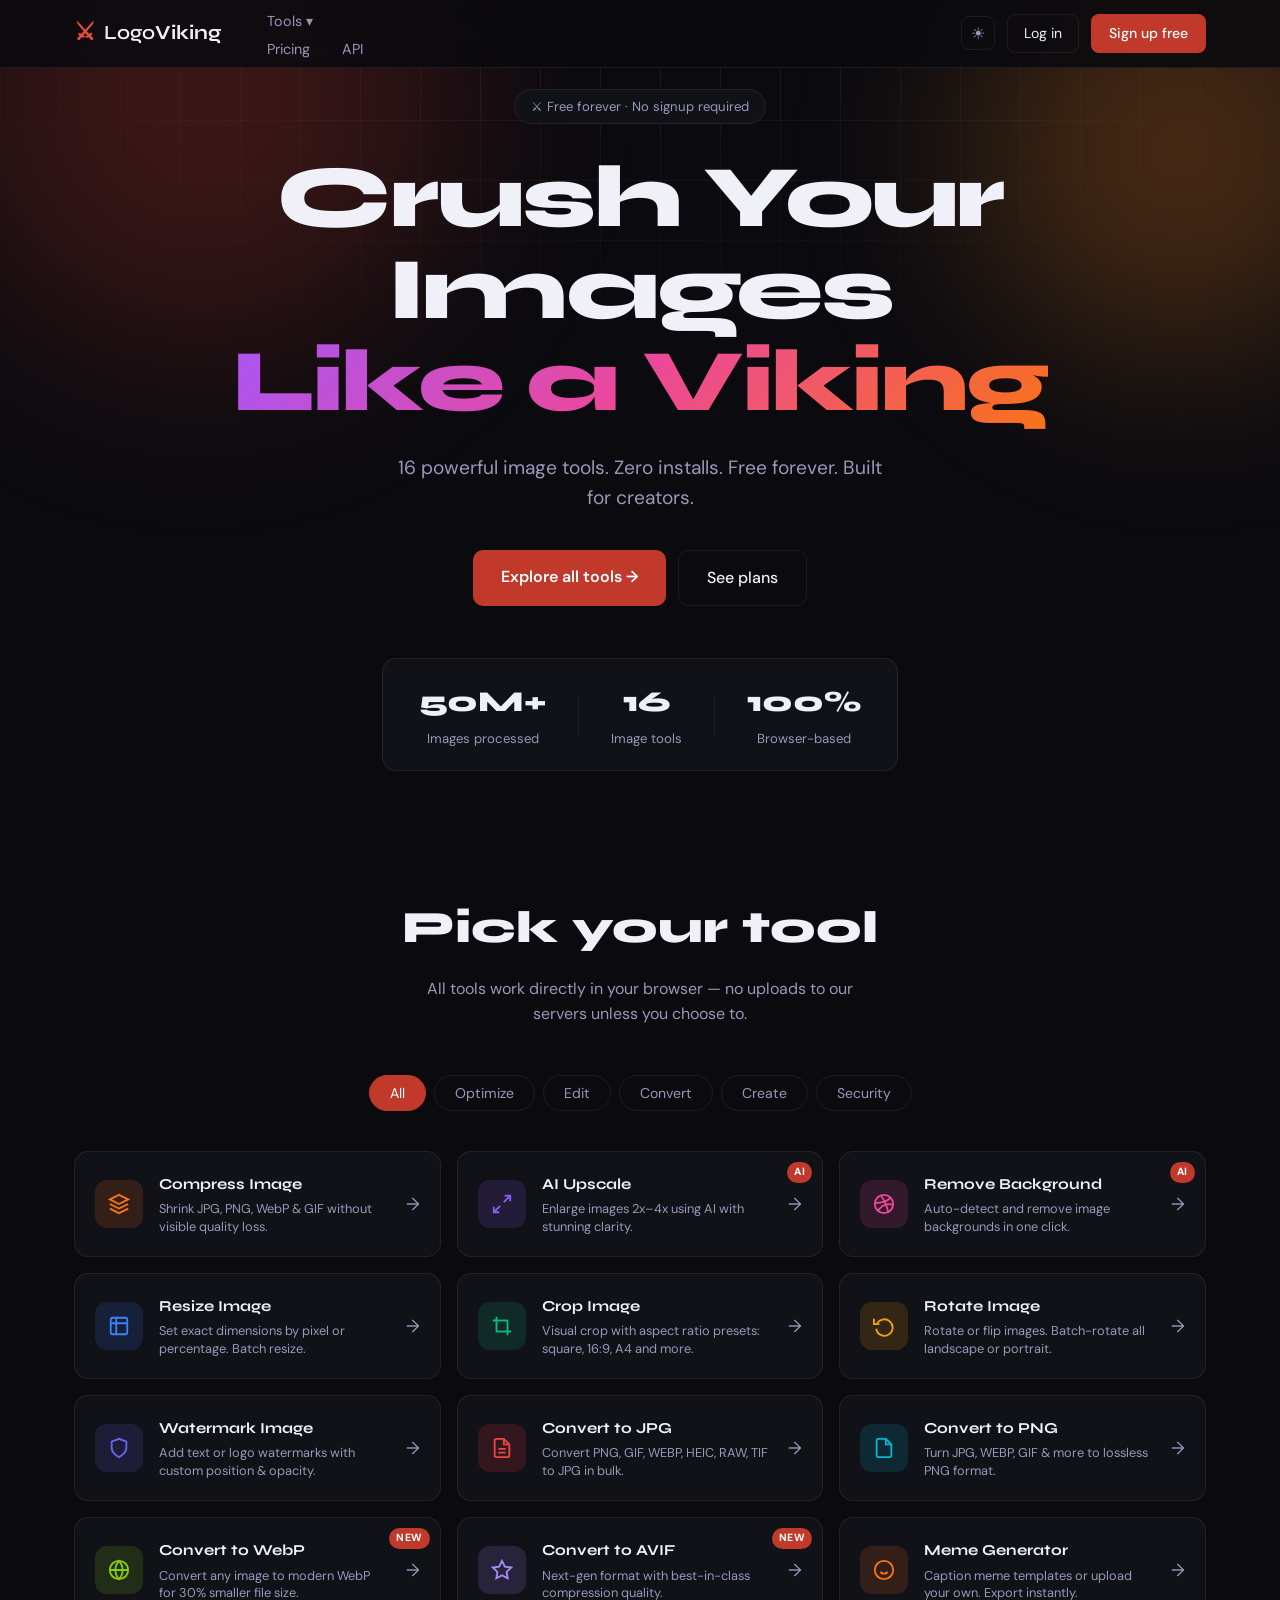
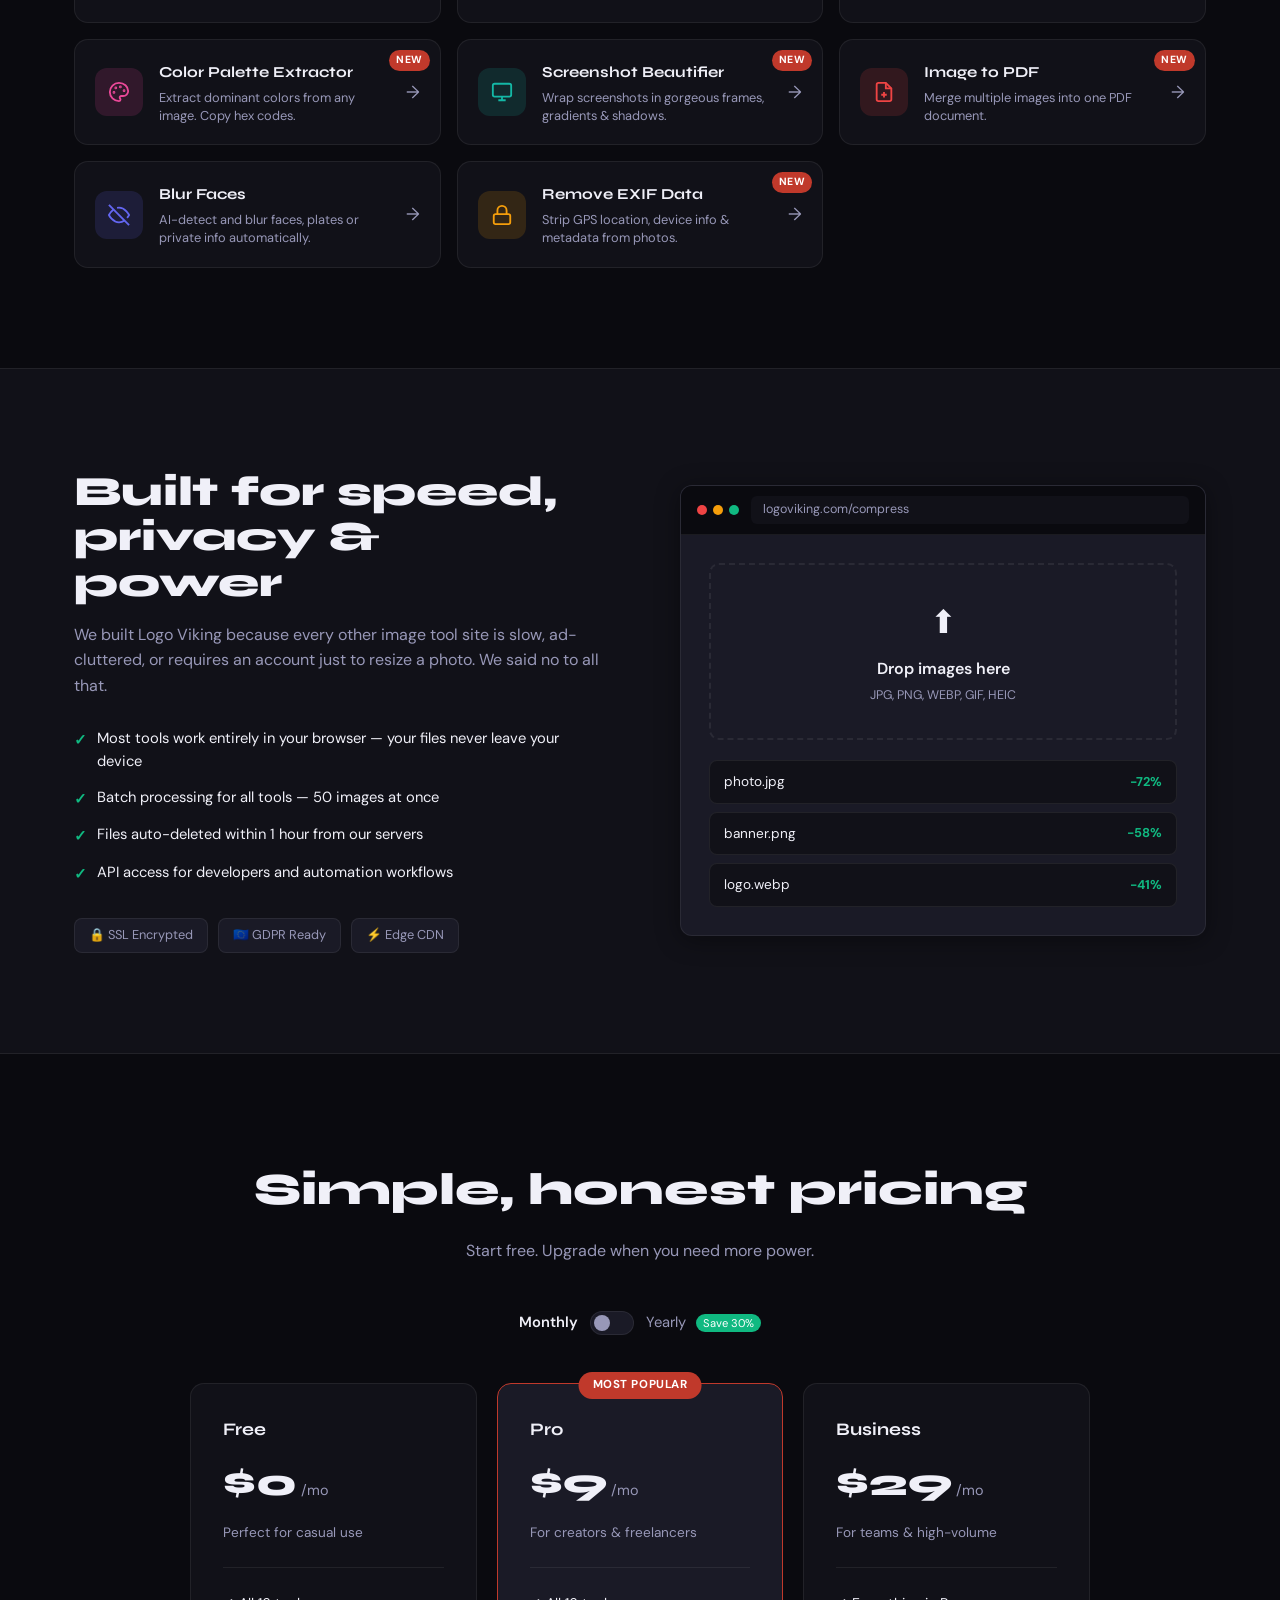
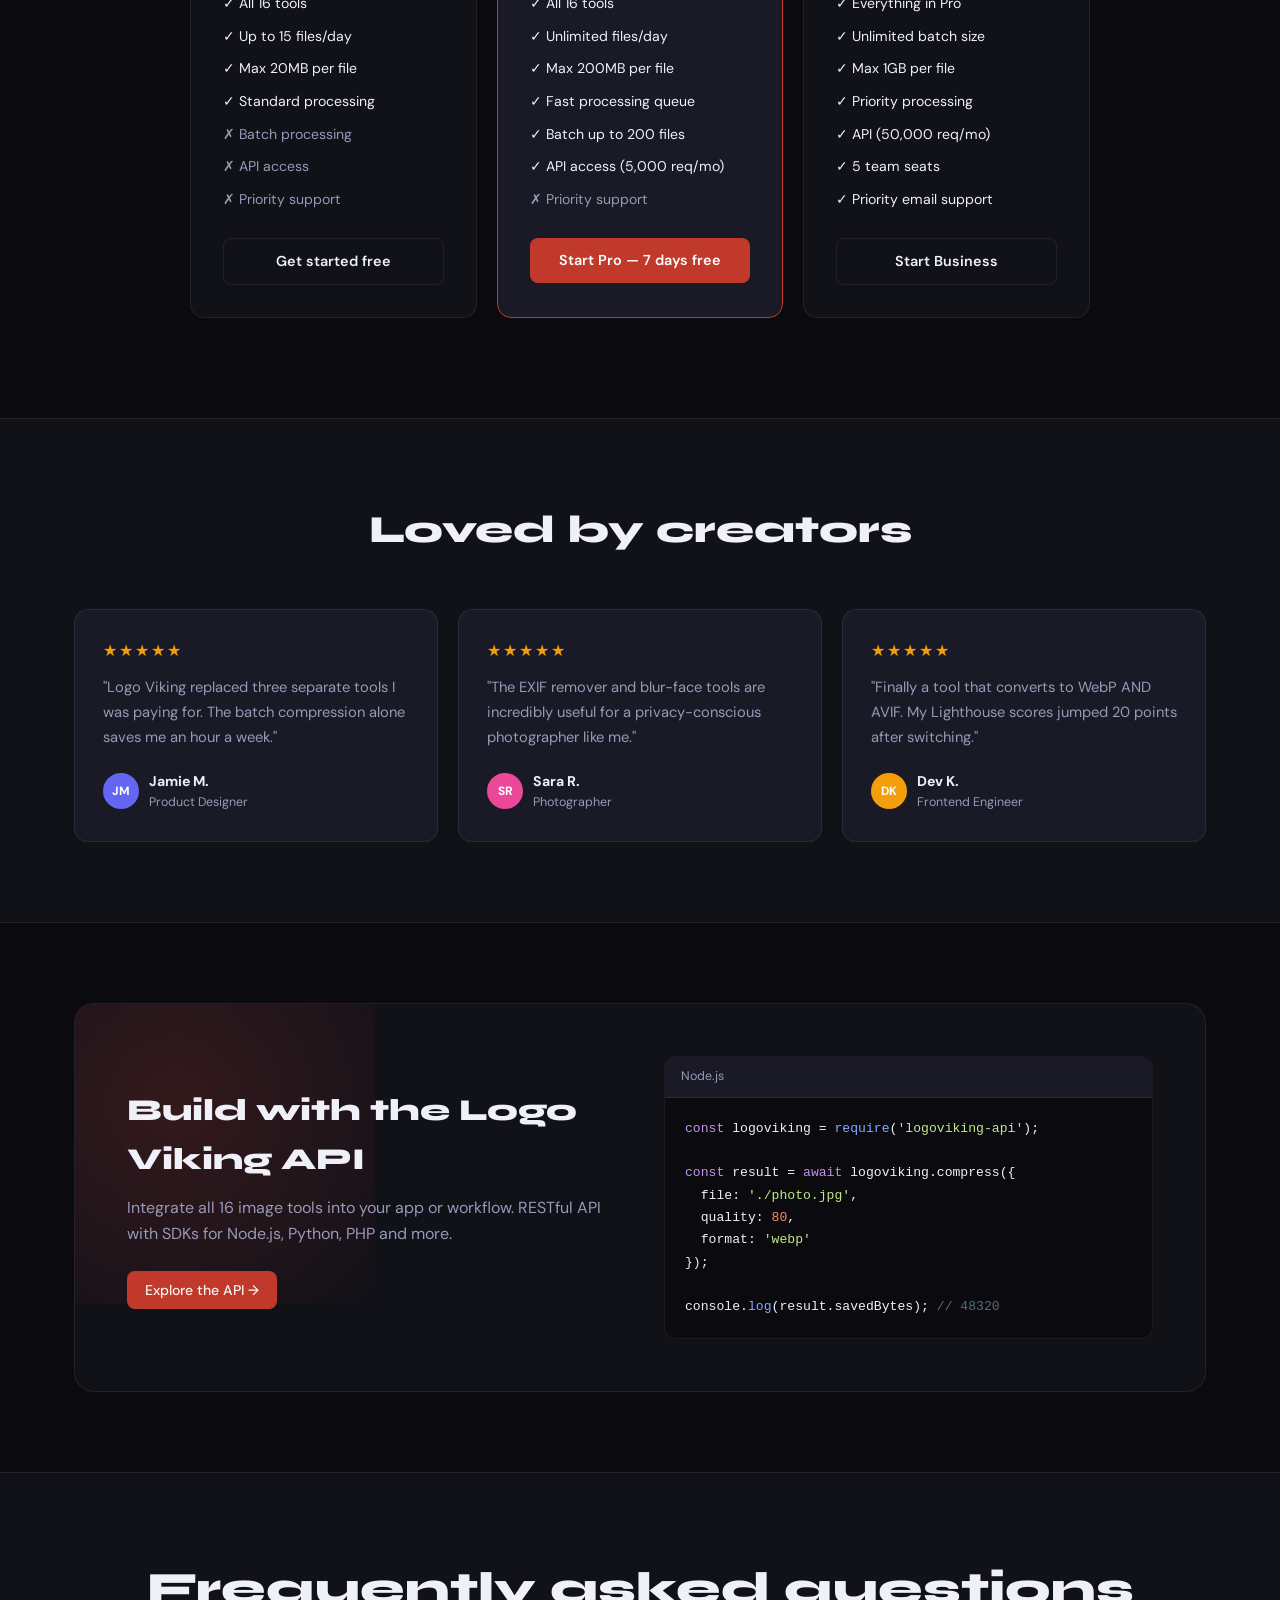
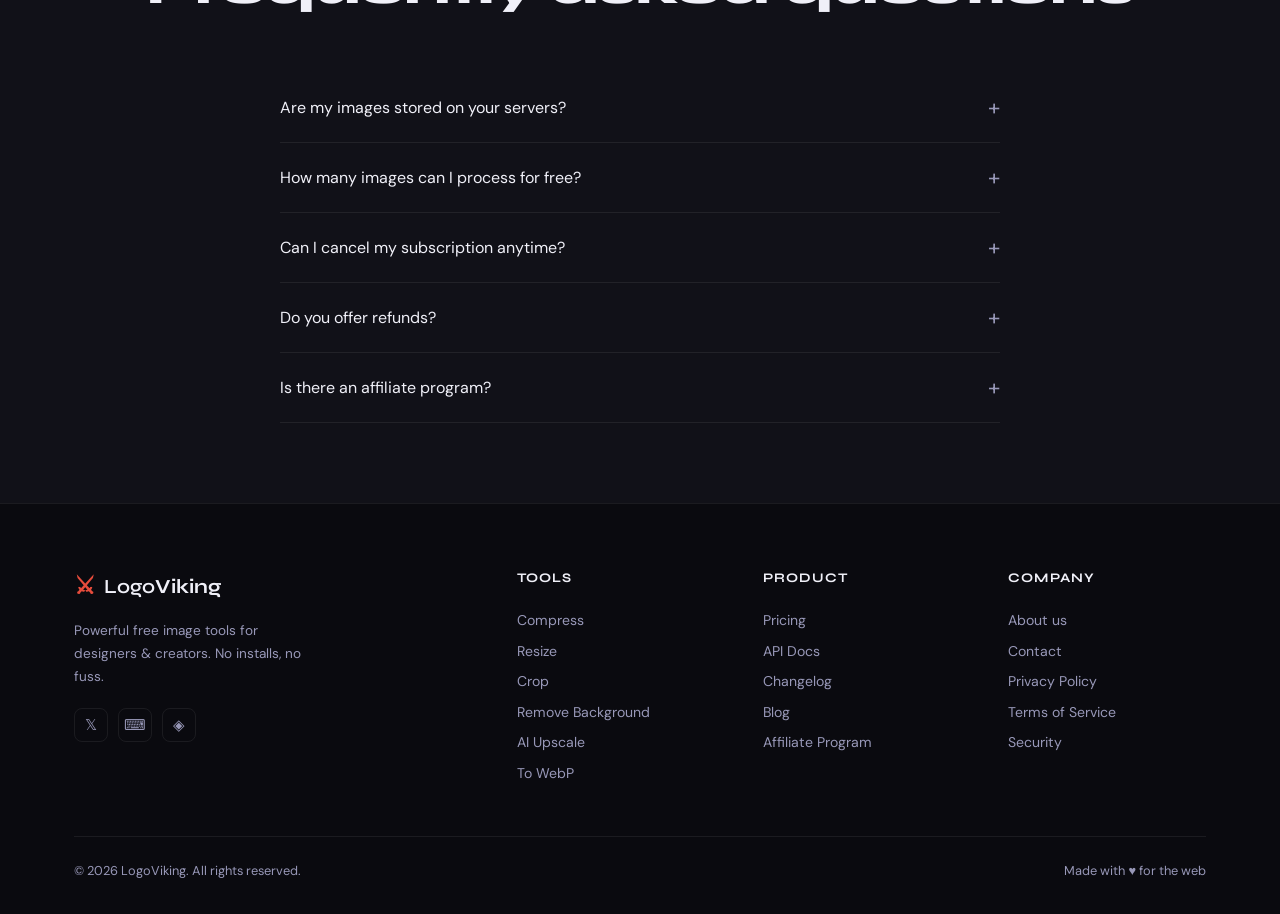
<file: index.html>
<!DOCTYPE html>
<html lang="en">
<head>
<meta charset="UTF-8">
<meta name="viewport" content="width=device-width, initial-scale=1.0">
<title>Logo Viking — Powerful Image Tools for Creators</title>
<meta name="description" content="Logo Viking — 16 free online image tools for designers. Compress, resize, crop, convert, remove background and more.">
<link rel="preconnect" href="https://fonts.googleapis.com">
<link href="https://fonts.googleapis.com/css2?family=Syne:wght@400;600;700;800&family=DM+Sans:wght@300;400;500&display=swap" rel="stylesheet">
<link rel="stylesheet" href="style.css">
</head>
<body>

<!-- NAV -->
<nav class="nav" id="nav">
  <div class="nav-inner">
    <a href="index.html" class="logo">
      <span class="logo-icon">⚔</span>
      <span>Logo<strong>Viking</strong></span>
    </a>
    <div class="nav-links" id="navLinks">
      <div class="nav-dropdown">
        <button class="nav-btn">Tools ▾</button>
        <div class="dropdown-panel">
          <div class="dropdown-col">
            <span class="dropdown-label">Optimize</span>
            <a href="tool.html?t=compress">Compress Image</a>
            <a href="tool.html?t=upscale">AI Upscale</a>
            <a href="tool.html?t=removebg">Remove Background</a>
          </div>
          <div class="dropdown-col">
            <span class="dropdown-label">Edit</span>
            <a href="tool.html?t=resize">Resize Image</a>
            <a href="tool.html?t=crop">Crop Image</a>
            <a href="tool.html?t=rotate">Rotate Image</a>
            <a href="tool.html?t=watermark">Watermark Image</a>
          </div>
          <div class="dropdown-col">
            <span class="dropdown-label">Convert</span>
            <a href="tool.html?t=tojpg">Convert to JPG</a>
            <a href="tool.html?t=topng">Convert to PNG</a>
            <a href="tool.html?t=towebp">Convert to WebP</a>
            <a href="tool.html?t=toavif">Convert to AVIF</a>
          </div>
          <div class="dropdown-col">
            <span class="dropdown-label">Create & More</span>
            <a href="tool.html?t=meme">Meme Generator</a>
            <a href="tool.html?t=palette">Color Palette</a>
            <a href="tool.html?t=screenshot">Screenshot Beautifier</a>
            <a href="tool.html?t=exif">Remove EXIF Data</a>
            <a href="tool.html?t=blurface">Blur Faces</a>
            <a href="tool.html?t=imgpdf">Image to PDF</a>
          </div>
        </div>
      </div>
      <a href="pricing.html" class="nav-link">Pricing</a>
      <a href="api.html" class="nav-link">API</a>
    </div>
    <div class="nav-actions">
      <button class="theme-toggle" id="themeToggle" title="Toggle dark mode">☀</button>
      <a href="login.html" class="btn-ghost">Log in</a>
      <a href="register.html" class="btn-primary">Sign up free</a>
      <button class="hamburger" id="hamburger">☰</button>
    </div>
  </div>
</nav>

<!-- HERO -->
<section class="hero">
  <div class="hero-bg-grid"></div>
  <div class="hero-orb hero-orb-1"></div>
  <div class="hero-orb hero-orb-2"></div>
  <div class="container">
    <div class="badge-pill">⚔ Free forever · No signup required</div>
    <h1 class="hero-title">Crush Your Images<br><em>Like a Viking</em></h1>
    <p class="hero-sub">16 powerful image tools. Zero installs. Free forever. Built for creators.</p>
    <div class="hero-cta">
      <a href="#tools" class="btn-hero">Explore all tools →</a>
      <a href="pricing.html" class="btn-hero-ghost">See plans</a>
    </div>
    <div class="hero-stats">
      <div class="stat"><strong>50M+</strong><span>Images processed</span></div>
      <div class="stat-divider"></div>
      <div class="stat"><strong>16</strong><span>Image tools</span></div>
      <div class="stat-divider"></div>
      <div class="stat"><strong>100%</strong><span>Browser-based</span></div>
    </div>
  </div>
</section>

<!-- FILTER TABS -->
<section class="tools-section" id="tools">
  <div class="container">
    <div class="section-header">
      <h2>Pick your tool</h2>
      <p>All tools work directly in your browser — no uploads to our servers unless you choose to.</p>
    </div>
    <div class="filter-tabs" id="filterTabs">
      <button class="tab active" data-filter="all">All</button>
      <button class="tab" data-filter="optimize">Optimize</button>
      <button class="tab" data-filter="edit">Edit</button>
      <button class="tab" data-filter="convert">Convert</button>
      <button class="tab" data-filter="create">Create</button>
      <button class="tab" data-filter="security">Security</button>
    </div>
    <div class="tools-grid" id="toolsGrid">

      <!-- Optimize -->
      <a href="tool.html?t=compress" class="tool-card" data-cat="optimize">
        <div class="tool-icon" style="--c:#f97316">
          <svg viewBox="0 0 24 24" fill="none" stroke="currentColor" stroke-width="2"><path d="M12 2L2 7l10 5 10-5-10-5zM2 17l10 5 10-5M2 12l10 5 10-5"/></svg>
        </div>
        <div class="tool-info">
          <h3>Compress Image</h3>
          <p>Shrink JPG, PNG, WebP & GIF without visible quality loss.</p>
        </div>
        <span class="tool-arrow">→</span>
      </a>

      <a href="tool.html?t=upscale" class="tool-card" data-cat="optimize">
        <div class="tool-badge">AI</div>
        <div class="tool-icon" style="--c:#8b5cf6">
          <svg viewBox="0 0 24 24" fill="none" stroke="currentColor" stroke-width="2"><polyline points="15 3 21 3 21 9"/><polyline points="9 21 3 21 3 15"/><line x1="21" y1="3" x2="14" y2="10"/><line x1="3" y1="21" x2="10" y2="14"/></svg>
        </div>
        <div class="tool-info">
          <h3>AI Upscale</h3>
          <p>Enlarge images 2x–4x using AI with stunning clarity.</p>
        </div>
        <span class="tool-arrow">→</span>
      </a>

      <a href="tool.html?t=removebg" class="tool-card" data-cat="optimize">
        <div class="tool-badge">AI</div>
        <div class="tool-icon" style="--c:#ec4899">
          <svg viewBox="0 0 24 24" fill="none" stroke="currentColor" stroke-width="2"><circle cx="12" cy="12" r="10"/><path d="M8.56 2.75c4.37 6.03 6.02 9.42 8.03 17.72m2.54-15.38c-3.72 4.35-8.94 5.66-16.88 5.85m19.5 1.9c-3.5-.93-6.63-.82-8.94 0-2.58.92-5.01 2.86-7.44 6.32"/></svg>
        </div>
        <div class="tool-info">
          <h3>Remove Background</h3>
          <p>Auto-detect and remove image backgrounds in one click.</p>
        </div>
        <span class="tool-arrow">→</span>
      </a>

      <!-- Edit -->
      <a href="tool.html?t=resize" class="tool-card" data-cat="edit">
        <div class="tool-icon" style="--c:#3b82f6">
          <svg viewBox="0 0 24 24" fill="none" stroke="currentColor" stroke-width="2"><rect x="3" y="3" width="18" height="18" rx="2"/><path d="M3 9h18M9 3v18"/></svg>
        </div>
        <div class="tool-info">
          <h3>Resize Image</h3>
          <p>Set exact dimensions by pixel or percentage. Batch resize.</p>
        </div>
        <span class="tool-arrow">→</span>
      </a>

      <a href="tool.html?t=crop" class="tool-card" data-cat="edit">
        <div class="tool-icon" style="--c:#10b981">
          <svg viewBox="0 0 24 24" fill="none" stroke="currentColor" stroke-width="2"><polyline points="6 2 6 6 2 6"/><polyline points="18 22 18 18 22 18"/><rect x="6" y="6" width="12" height="12"/></svg>
        </div>
        <div class="tool-info">
          <h3>Crop Image</h3>
          <p>Visual crop with aspect ratio presets: square, 16:9, A4 and more.</p>
        </div>
        <span class="tool-arrow">→</span>
      </a>

      <a href="tool.html?t=rotate" class="tool-card" data-cat="edit">
        <div class="tool-icon" style="--c:#f59e0b">
          <svg viewBox="0 0 24 24" fill="none" stroke="currentColor" stroke-width="2"><polyline points="1 4 1 10 7 10"/><path d="M3.51 15a9 9 0 1 0 .49-4.5"/></svg>
        </div>
        <div class="tool-info">
          <h3>Rotate Image</h3>
          <p>Rotate or flip images. Batch-rotate all landscape or portrait.</p>
        </div>
        <span class="tool-arrow">→</span>
      </a>

      <a href="tool.html?t=watermark" class="tool-card" data-cat="edit">
        <div class="tool-icon" style="--c:#6366f1">
          <svg viewBox="0 0 24 24" fill="none" stroke="currentColor" stroke-width="2"><path d="M12 22s8-4 8-10V5l-8-3-8 3v7c0 6 8 10 8 10z"/></svg>
        </div>
        <div class="tool-info">
          <h3>Watermark Image</h3>
          <p>Add text or logo watermarks with custom position & opacity.</p>
        </div>
        <span class="tool-arrow">→</span>
      </a>

      <!-- Convert -->
      <a href="tool.html?t=tojpg" class="tool-card" data-cat="convert">
        <div class="tool-icon" style="--c:#ef4444">
          <svg viewBox="0 0 24 24" fill="none" stroke="currentColor" stroke-width="2"><path d="M14 2H6a2 2 0 0 0-2 2v16a2 2 0 0 0 2 2h12a2 2 0 0 0 2-2V8z"/><polyline points="14 2 14 8 20 8"/><line x1="8" y1="13" x2="16" y2="13"/><line x1="8" y1="17" x2="16" y2="17"/></svg>
        </div>
        <div class="tool-info">
          <h3>Convert to JPG</h3>
          <p>Convert PNG, GIF, WEBP, HEIC, RAW, TIF to JPG in bulk.</p>
        </div>
        <span class="tool-arrow">→</span>
      </a>

      <a href="tool.html?t=topng" class="tool-card" data-cat="convert">
        <div class="tool-icon" style="--c:#06b6d4">
          <svg viewBox="0 0 24 24" fill="none" stroke="currentColor" stroke-width="2"><path d="M14 2H6a2 2 0 0 0-2 2v16a2 2 0 0 0 2 2h12a2 2 0 0 0 2-2V8z"/><polyline points="14 2 14 8 20 8"/></svg>
        </div>
        <div class="tool-info">
          <h3>Convert to PNG</h3>
          <p>Turn JPG, WEBP, GIF & more to lossless PNG format.</p>
        </div>
        <span class="tool-arrow">→</span>
      </a>

      <a href="tool.html?t=towebp" class="tool-card" data-cat="convert">
        <div class="tool-badge">New</div>
        <div class="tool-icon" style="--c:#84cc16">
          <svg viewBox="0 0 24 24" fill="none" stroke="currentColor" stroke-width="2"><circle cx="12" cy="12" r="10"/><line x1="2" y1="12" x2="22" y2="12"/><path d="M12 2a15.3 15.3 0 0 1 4 10 15.3 15.3 0 0 1-4 10 15.3 15.3 0 0 1-4-10 15.3 15.3 0 0 1 4-10z"/></svg>
        </div>
        <div class="tool-info">
          <h3>Convert to WebP</h3>
          <p>Convert any image to modern WebP for 30% smaller file size.</p>
        </div>
        <span class="tool-arrow">→</span>
      </a>

      <a href="tool.html?t=toavif" class="tool-card" data-cat="convert">
        <div class="tool-badge">New</div>
        <div class="tool-icon" style="--c:#a78bfa">
          <svg viewBox="0 0 24 24" fill="none" stroke="currentColor" stroke-width="2"><polygon points="12 2 15.09 8.26 22 9.27 17 14.14 18.18 21.02 12 17.77 5.82 21.02 7 14.14 2 9.27 8.91 8.26 12 2"/></svg>
        </div>
        <div class="tool-info">
          <h3>Convert to AVIF</h3>
          <p>Next-gen format with best-in-class compression quality.</p>
        </div>
        <span class="tool-arrow">→</span>
      </a>

      <!-- Create -->
      <a href="tool.html?t=meme" class="tool-card" data-cat="create">
        <div class="tool-icon" style="--c:#f97316">
          <svg viewBox="0 0 24 24" fill="none" stroke="currentColor" stroke-width="2"><circle cx="12" cy="12" r="10"/><path d="M8 14s1.5 2 4 2 4-2 4-2"/><line x1="9" y1="9" x2="9.01" y2="9"/><line x1="15" y1="9" x2="15.01" y2="9"/></svg>
        </div>
        <div class="tool-info">
          <h3>Meme Generator</h3>
          <p>Caption meme templates or upload your own. Export instantly.</p>
        </div>
        <span class="tool-arrow">→</span>
      </a>

      <a href="tool.html?t=palette" class="tool-card" data-cat="create">
        <div class="tool-badge">New</div>
        <div class="tool-icon" style="--c:#ec4899">
          <svg viewBox="0 0 24 24" fill="none" stroke="currentColor" stroke-width="2"><circle cx="13.5" cy="6.5" r=".5" fill="currentColor"/><circle cx="17.5" cy="10.5" r=".5" fill="currentColor"/><circle cx="8.5" cy="7.5" r=".5" fill="currentColor"/><circle cx="6.5" cy="12.5" r=".5" fill="currentColor"/><path d="M12 2C6.5 2 2 6.5 2 12s4.5 10 10 10c.926 0 1.648-.746 1.648-1.688 0-.437-.18-.835-.437-1.125-.29-.289-.438-.652-.438-1.125a1.64 1.64 0 0 1 1.668-1.668h1.996c3.051 0 5.555-2.503 5.555-5.554C21.965 6.012 17.461 2 12 2z"/></svg>
        </div>
        <div class="tool-info">
          <h3>Color Palette Extractor</h3>
          <p>Extract dominant colors from any image. Copy hex codes.</p>
        </div>
        <span class="tool-arrow">→</span>
      </a>

      <a href="tool.html?t=screenshot" class="tool-card" data-cat="create">
        <div class="tool-badge">New</div>
        <div class="tool-icon" style="--c:#14b8a6">
          <svg viewBox="0 0 24 24" fill="none" stroke="currentColor" stroke-width="2"><rect x="2" y="3" width="20" height="14" rx="2"/><line x1="8" y1="21" x2="16" y2="21"/><line x1="12" y1="17" x2="12" y2="21"/></svg>
        </div>
        <div class="tool-info">
          <h3>Screenshot Beautifier</h3>
          <p>Wrap screenshots in gorgeous frames, gradients & shadows.</p>
        </div>
        <span class="tool-arrow">→</span>
      </a>

      <a href="tool.html?t=imgpdf" class="tool-card" data-cat="convert">
        <div class="tool-badge">New</div>
        <div class="tool-icon" style="--c:#ef4444">
          <svg viewBox="0 0 24 24" fill="none" stroke="currentColor" stroke-width="2"><path d="M14 2H6a2 2 0 0 0-2 2v16a2 2 0 0 0 2 2h12a2 2 0 0 0 2-2V8z"/><polyline points="14 2 14 8 20 8"/><line x1="12" y1="12" x2="12" y2="18"/><line x1="9" y1="15" x2="15" y2="15"/></svg>
        </div>
        <div class="tool-info">
          <h3>Image to PDF</h3>
          <p>Merge multiple images into one PDF document.</p>
        </div>
        <span class="tool-arrow">→</span>
      </a>

      <!-- Security -->
      <a href="tool.html?t=blurface" class="tool-card" data-cat="security">
        <div class="tool-icon" style="--c:#6366f1">
          <svg viewBox="0 0 24 24" fill="none" stroke="currentColor" stroke-width="2"><path d="M17.94 17.94A10.07 10.07 0 0 1 12 20c-7 0-11-8-11-8a18.45 18.45 0 0 1 5.06-5.94"/><path d="M9.9 4.24A9.12 9.12 0 0 1 12 4c7 0 11 8 11 8a18.5 18.5 0 0 1-2.16 3.19"/><line x1="1" y1="1" x2="23" y2="23"/></svg>
        </div>
        <div class="tool-info">
          <h3>Blur Faces</h3>
          <p>AI-detect and blur faces, plates or private info automatically.</p>
        </div>
        <span class="tool-arrow">→</span>
      </a>

      <a href="tool.html?t=exif" class="tool-card" data-cat="security">
        <div class="tool-badge">New</div>
        <div class="tool-icon" style="--c:#f59e0b">
          <svg viewBox="0 0 24 24" fill="none" stroke="currentColor" stroke-width="2"><rect x="3" y="11" width="18" height="11" rx="2" ry="2"/><path d="M7 11V7a5 5 0 0 1 10 0v4"/></svg>
        </div>
        <div class="tool-info">
          <h3>Remove EXIF Data</h3>
          <p>Strip GPS location, device info & metadata from photos.</p>
        </div>
        <span class="tool-arrow">→</span>
      </a>

    </div>
  </div>
</section>

<!-- WHY US -->
<section class="why-section">
  <div class="container">
    <div class="why-grid">
      <div class="why-text">
        <h2>Built for speed,<br>privacy & power</h2>
        <p>We built Logo Viking because every other image tool site is slow, ad-cluttered, or requires an account just to resize a photo. We said no to all that.</p>
        <ul class="why-list">
          <li><span class="check">✓</span> Most tools work entirely in your browser — your files never leave your device</li>
          <li><span class="check">✓</span> Batch processing for all tools — 50 images at once</li>
          <li><span class="check">✓</span> Files auto-deleted within 1 hour from our servers</li>
          <li><span class="check">✓</span> API access for developers and automation workflows</li>
        </ul>
        <div class="trust-badges">
          <div class="trust-badge">🔒 SSL Encrypted</div>
          <div class="trust-badge">🇪🇺 GDPR Ready</div>
          <div class="trust-badge">⚡ Edge CDN</div>
        </div>
      </div>
      <div class="why-visual">
        <div class="browser-mockup">
          <div class="browser-bar">
            <div class="browser-dots"><span></span><span></span><span></span></div>
            <div class="browser-url">logoviking.com/compress</div>
          </div>
          <div class="browser-body">
            <div class="mockup-dropzone">
              <div class="mockup-icon">⬆</div>
              <div class="mockup-text">Drop images here</div>
              <div class="mockup-sub">JPG, PNG, WEBP, GIF, HEIC</div>
            </div>
            <div class="mockup-result">
              <div class="mockup-file">
                <span class="file-name">photo.jpg</span>
                <span class="file-savings">−72%</span>
              </div>
              <div class="mockup-file">
                <span class="file-name">banner.png</span>
                <span class="file-savings">−58%</span>
              </div>
              <div class="mockup-file">
                <span class="file-name">logo.webp</span>
                <span class="file-savings">−41%</span>
              </div>
            </div>
          </div>
        </div>
      </div>
    </div>
  </div>
</section>

<!-- PRICING -->
<section class="pricing-section" id="pricing">
  <div class="container">
    <div class="section-header">
      <h2>Simple, honest pricing</h2>
      <p>Start free. Upgrade when you need more power.</p>
    </div>
    <div class="toggle-billing">
      <span class="bill-label active" id="monthlyLabel">Monthly</span>
      <label class="toggle-switch">
        <input type="checkbox" id="billingToggle">
        <span class="slider"></span>
      </label>
      <span class="bill-label" id="yearlyLabel">Yearly <em class="save-badge">Save 30%</em></span>
    </div>
    <div class="plans-grid">
      <div class="plan-card">
        <div class="plan-name">Free</div>
        <div class="plan-price"><span class="price-num">$0</span><span class="price-per">/mo</span></div>
        <p class="plan-desc">Perfect for casual use</p>
        <ul class="plan-features">
          <li>✓ All 16 tools</li>
          <li>✓ Up to 15 files/day</li>
          <li>✓ Max 20MB per file</li>
          <li>✓ Standard processing</li>
          <li class="dim">✗ Batch processing</li>
          <li class="dim">✗ API access</li>
          <li class="dim">✗ Priority support</li>
        </ul>
        <a href="register.html" class="plan-cta plan-cta-ghost">Get started free</a>
      </div>

      <div class="plan-card plan-featured">
        <div class="plan-popular">Most Popular</div>
        <div class="plan-name">Pro</div>
        <div class="plan-price">
          <span class="price-num" id="proPrice">$9</span><span class="price-per">/mo</span>
        </div>
        <p class="plan-desc">For creators & freelancers</p>
        <ul class="plan-features">
          <li>✓ All 16 tools</li>
          <li>✓ Unlimited files/day</li>
          <li>✓ Max 200MB per file</li>
          <li>✓ Fast processing queue</li>
          <li>✓ Batch up to 200 files</li>
          <li>✓ API access (5,000 req/mo)</li>
          <li class="dim">✗ Priority support</li>
        </ul>
        <a href="register.html?plan=pro" class="plan-cta">Start Pro — 7 days free</a>
      </div>

      <div class="plan-card">
        <div class="plan-name">Business</div>
        <div class="plan-price">
          <span class="price-num" id="bizPrice">$29</span><span class="price-per">/mo</span>
        </div>
        <p class="plan-desc">For teams & high-volume</p>
        <ul class="plan-features">
          <li>✓ Everything in Pro</li>
          <li>✓ Unlimited batch size</li>
          <li>✓ Max 1GB per file</li>
          <li>✓ Priority processing</li>
          <li>✓ API (50,000 req/mo)</li>
          <li>✓ 5 team seats</li>
          <li>✓ Priority email support</li>
        </ul>
        <a href="register.html?plan=business" class="plan-cta plan-cta-ghost">Start Business</a>
      </div>
    </div>
  </div>
</section>

<!-- TESTIMONIALS -->
<section class="testimonials-section">
  <div class="container">
    <h2>Loved by creators</h2>
    <div class="testimonials-grid">
      <div class="testimonial-card">
        <div class="stars">★★★★★</div>
        <p>"Logo Viking replaced three separate tools I was paying for. The batch compression alone saves me an hour a week."</p>
        <div class="testimonial-author">
          <div class="avatar" style="background:#6366f1">JM</div>
          <div><strong>Jamie M.</strong><span>Product Designer</span></div>
        </div>
      </div>
      <div class="testimonial-card">
        <div class="stars">★★★★★</div>
        <p>"The EXIF remover and blur-face tools are incredibly useful for a privacy-conscious photographer like me."</p>
        <div class="testimonial-author">
          <div class="avatar" style="background:#ec4899">SR</div>
          <div><strong>Sara R.</strong><span>Photographer</span></div>
        </div>
      </div>
      <div class="testimonial-card">
        <div class="stars">★★★★★</div>
        <p>"Finally a tool that converts to WebP AND AVIF. My Lighthouse scores jumped 20 points after switching."</p>
        <div class="testimonial-author">
          <div class="avatar" style="background:#f59e0b">DK</div>
          <div><strong>Dev K.</strong><span>Frontend Engineer</span></div>
        </div>
      </div>
    </div>
  </div>
</section>

<!-- API CTA -->
<section class="api-section">
  <div class="container">
    <div class="api-card">
      <div class="api-text">
        <h2>Build with the Logo Viking API</h2>
        <p>Integrate all 16 image tools into your app or workflow. RESTful API with SDKs for Node.js, Python, PHP and more.</p>
        <a href="api.html" class="btn-primary">Explore the API →</a>
      </div>
      <div class="api-code">
        <div class="code-header"><span>Node.js</span></div>
        <pre><code><span class="c-key">const</span> logoviking = <span class="c-fn">require</span>(<span class="c-str">'logoviking-api'</span>);

<span class="c-key">const</span> result = <span class="c-key">await</span> logoviking.compress({
  file: <span class="c-str">'./photo.jpg'</span>,
  quality: <span class="c-num">80</span>,
  format: <span class="c-str">'webp'</span>
});

console.<span class="c-fn">log</span>(result.savedBytes); <span class="c-comment">// 48320</span></code></pre>
      </div>
    </div>
  </div>
</section>

<!-- FAQ -->
<section class="faq-section">
  <div class="container">
    <div class="section-header">
      <h2>Frequently asked questions</h2>
    </div>
    <div class="faq-list" id="faqList">
      <div class="faq-item">
        <button class="faq-q">Are my images stored on your servers?<span>+</span></button>
        <div class="faq-a"><p>For client-side tools (compress, resize, crop, rotate), your files never leave your browser. For AI-powered tools (upscale, remove background), files are temporarily uploaded, processed, and deleted within 60 minutes.</p></div>
      </div>
      <div class="faq-item">
        <button class="faq-q">How many images can I process for free?<span>+</span></button>
        <div class="faq-a"><p>Free accounts can process up to 15 files per day, with a maximum file size of 20MB each. Pro and Business plans remove these limits entirely.</p></div>
      </div>
      <div class="faq-item">
        <button class="faq-q">Can I cancel my subscription anytime?<span>+</span></button>
        <div class="faq-a"><p>Yes, absolutely. Cancel anytime with one click from your account dashboard. You'll retain Pro access until the end of your billing period.</p></div>
      </div>
      <div class="faq-item">
        <button class="faq-q">Do you offer refunds?<span>+</span></button>
        <div class="faq-a"><p>We offer a 14-day money-back guarantee on all paid plans. No questions asked.</p></div>
      </div>
      <div class="faq-item">
        <button class="faq-q">Is there an affiliate program?<span>+</span></button>
        <div class="faq-a"><p>Yes! Our affiliate program pays 30% recurring commission for each customer you refer. Join at affiliates.logoviking.com.</p></div>
      </div>
    </div>
  </div>
</section>

<!-- FOOTER -->
<footer class="footer">
  <div class="container">
    <div class="footer-grid">
      <div class="footer-brand">
        <a href="index.html" class="logo">
          <span class="logo-icon">⚔</span>
          <span>Logo<strong>Viking</strong></span>
        </a>
        <p>Powerful free image tools for designers & creators. No installs, no fuss.</p>
        <div class="social-links">
          <a href="#" title="Twitter">𝕏</a>
          <a href="#" title="GitHub">⌨</a>
          <a href="#" title="Discord">◈</a>
        </div>
      </div>
      <div class="footer-col">
        <h4>Tools</h4>
        <a href="tool.html?t=compress">Compress</a>
        <a href="tool.html?t=resize">Resize</a>
        <a href="tool.html?t=crop">Crop</a>
        <a href="tool.html?t=removebg">Remove Background</a>
        <a href="tool.html?t=upscale">AI Upscale</a>
        <a href="tool.html?t=towebp">To WebP</a>
      </div>
      <div class="footer-col">
        <h4>Product</h4>
        <a href="pricing.html">Pricing</a>
        <a href="api.html">API Docs</a>
        <a href="#">Changelog</a>
        <a href="#">Blog</a>
        <a href="#">Affiliate Program</a>
      </div>
      <div class="footer-col">
        <h4>Company</h4>
        <a href="#">About us</a>
        <a href="#">Contact</a>
        <a href="#">Privacy Policy</a>
        <a href="#">Terms of Service</a>
        <a href="#">Security</a>
      </div>
    </div>
    <div class="footer-bottom">
      <span>© 2026 LogoViking. All rights reserved.</span>
      <span>Made with ♥ for the web</span>
    </div>
  </div>
</footer>

<script src="app.js"></script>
</body>
</html>
</file>
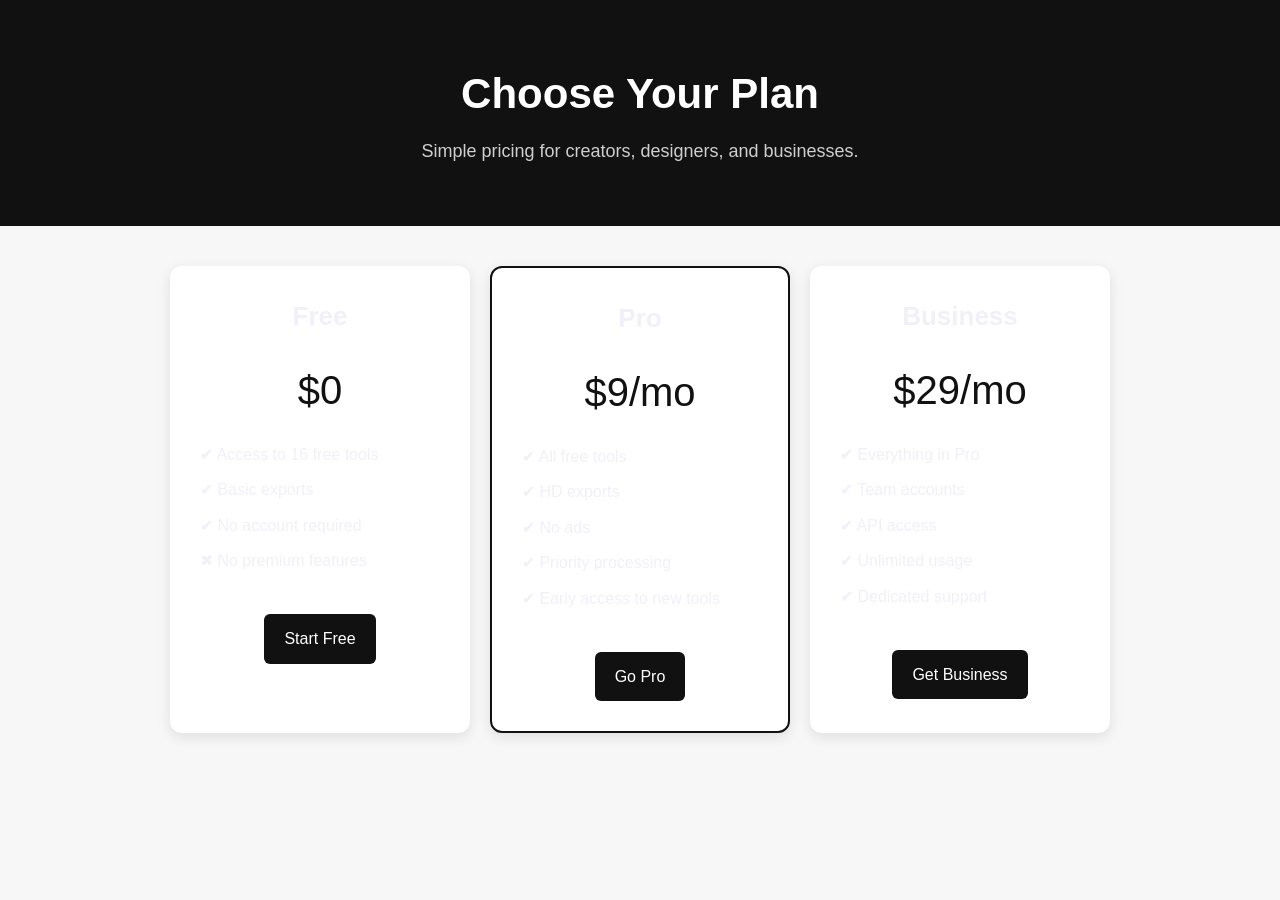
<file: public/pricing/index.html>
<!DOCTYPE html>
<html lang="en">
<head>
    <meta charset="UTF-8" />
    <meta name="viewport" content="width=device-width, initial-scale=1.0" />
    <title>Pricing | Logoviking</title>
    <link rel="stylesheet" href="/style.css" />
    <style>
        body {
            font-family: Arial, sans-serif;
            background: #f7f7f7;
            margin: 0;
            padding: 0;
        }
        .pricing-header {
            text-align: center;
            padding: 60px 20px;
            background: #111;
            color: white;
        }
        .pricing-header h1 {
            margin: 0;
            font-size: 42px;
        }
        .pricing-header p {
            margin-top: 10px;
            font-size: 18px;
            opacity: 0.8;
        }
        .pricing-container {
            max-width: 1100px;
            margin: 40px auto;
            display: flex;
            gap: 20px;
            padding: 0 20px;
            flex-wrap: wrap;
            justify-content: center;
        }
        .plan {
            background: white;
            border-radius: 12px;
            padding: 30px;
            width: 300px;
            box-shadow: 0 4px 14px rgba(0,0,0,0.1);
            text-align: center;
        }
        .plan h2 {
            margin: 0;
            font-size: 26px;
        }
        .price {
            font-size: 40px;
            margin: 20px 0;
            color: #111;
        }
        .plan ul {
            list-style: none;
            padding: 0;
            margin: 20px 0;
            text-align: left;
        }
        .plan ul li {
            margin: 10px 0;
            font-size: 16px;
        }
        .btn {
            display: inline-block;
            padding: 12px 20px;
            background: #111;
            color: white;
            border-radius: 6px;
            text-decoration: none;
            font-size: 16px;
            margin-top: 20px;
        }
        .btn:hover {
            background: #333;
        }
        .popular {
            border: 2px solid #111;
        }
    </style>
</head>
<body>

    <div class="pricing-header">
        <h1>Choose Your Plan</h1>
        <p>Simple pricing for creators, designers, and businesses.</p>
    </div>

    <div class="pricing-container">

        <div class="plan">
            <h2>Free</h2>
            <div class="price">$0</div>
            <ul>
                <li>✔ Access to 16 free tools</li>
                <li>✔ Basic exports</li>
                <li>✔ No account required</li>
                <li>✖ No premium features</li>
            </ul>
            <a class="btn" href="/tool.html">Start Free</a>
        </div>

        <div class="plan popular">
            <h2>Pro</h2>
            <div class="price">$9/mo</div>
            <ul>
                <li>✔ All free tools</li>
                <li>✔ HD exports</li>
                <li>✔ No ads</li>
                <li>✔ Priority processing</li>
                <li>✔ Early access to new tools</li>
            </ul>
            <a class="btn" href="/register.html">Go Pro</a>
        </div>

        <div class="plan">
            <h2>Business</h2>
            <div class="price">$29/mo</div>
            <ul>
                <li>✔ Everything in Pro</li>
                <li>✔ Team accounts</li>
                <li>✔ API access</li>
                <li>✔ Unlimited usage</li>
                <li>✔ Dedicated support</li>
            </ul>
            <a class="btn" href="/register.html">Get Business</a>
        </div>

    </div>

</body>
</html>
</file>
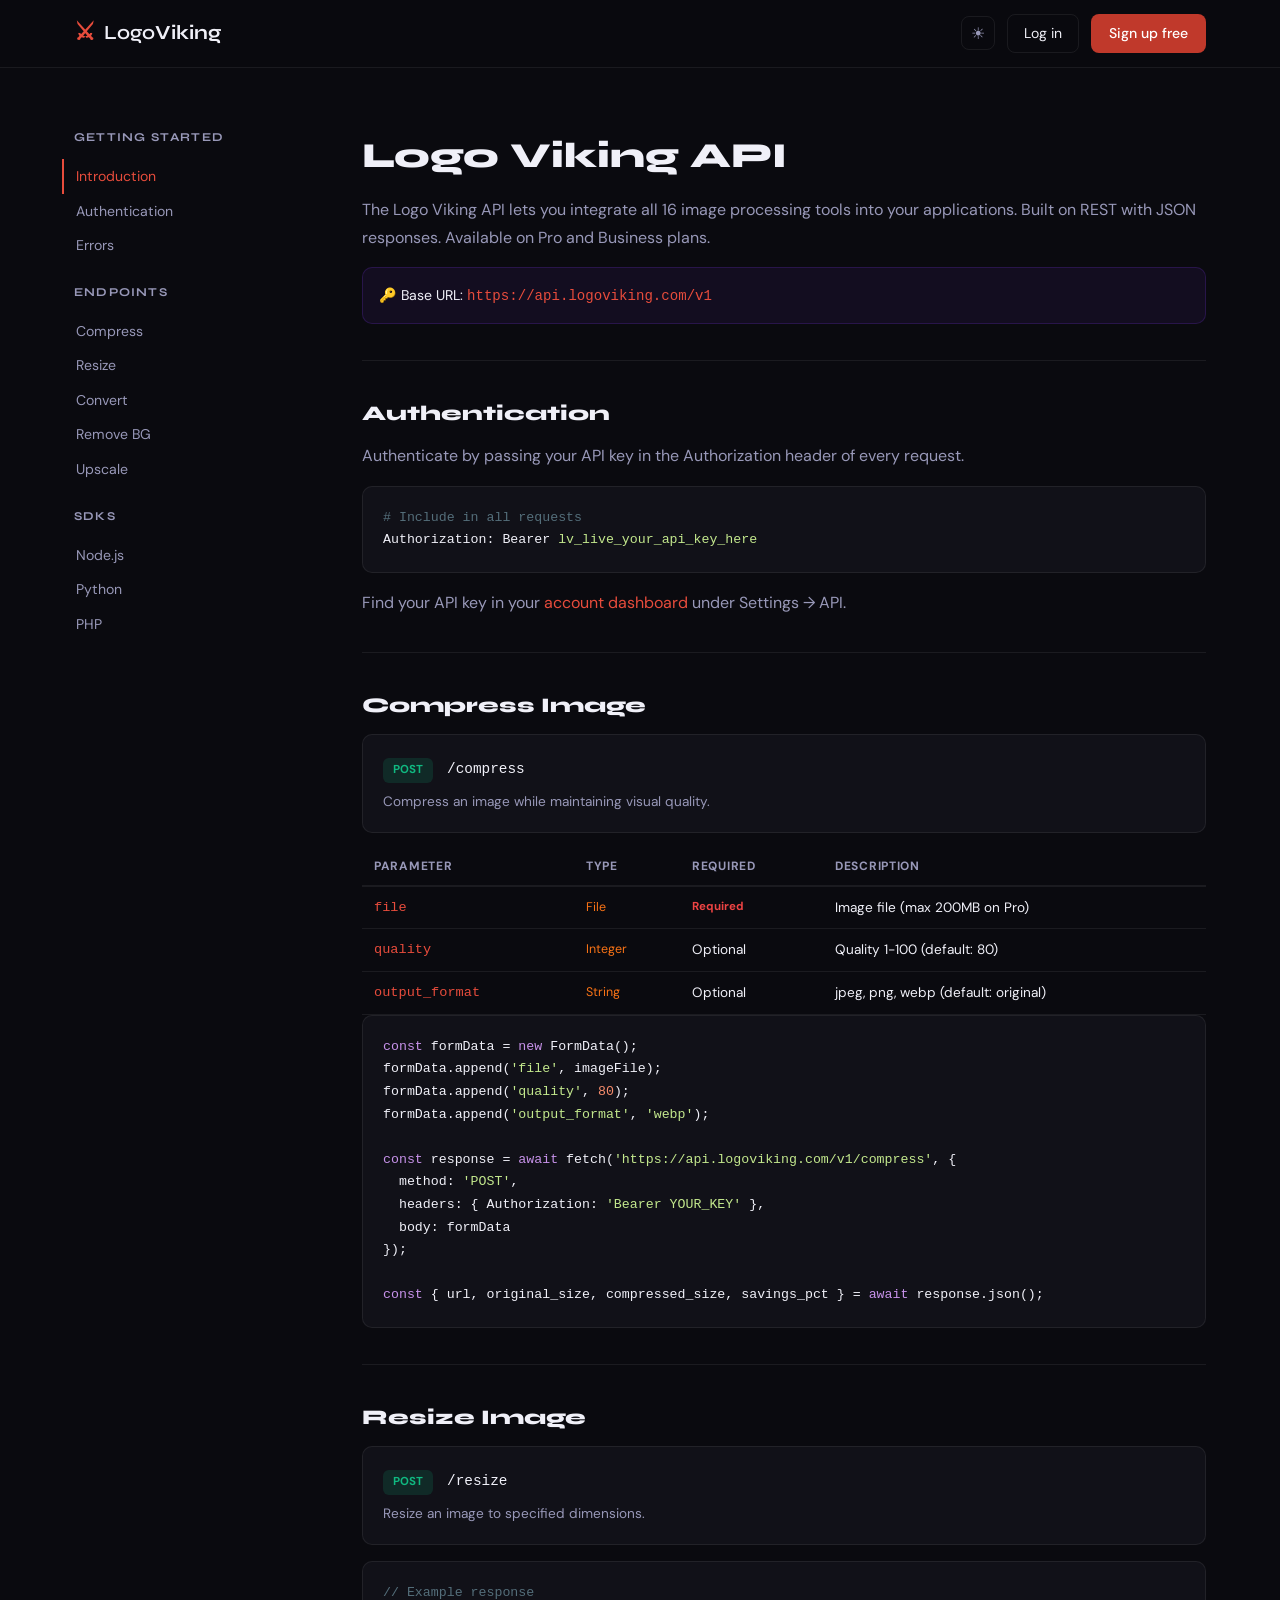
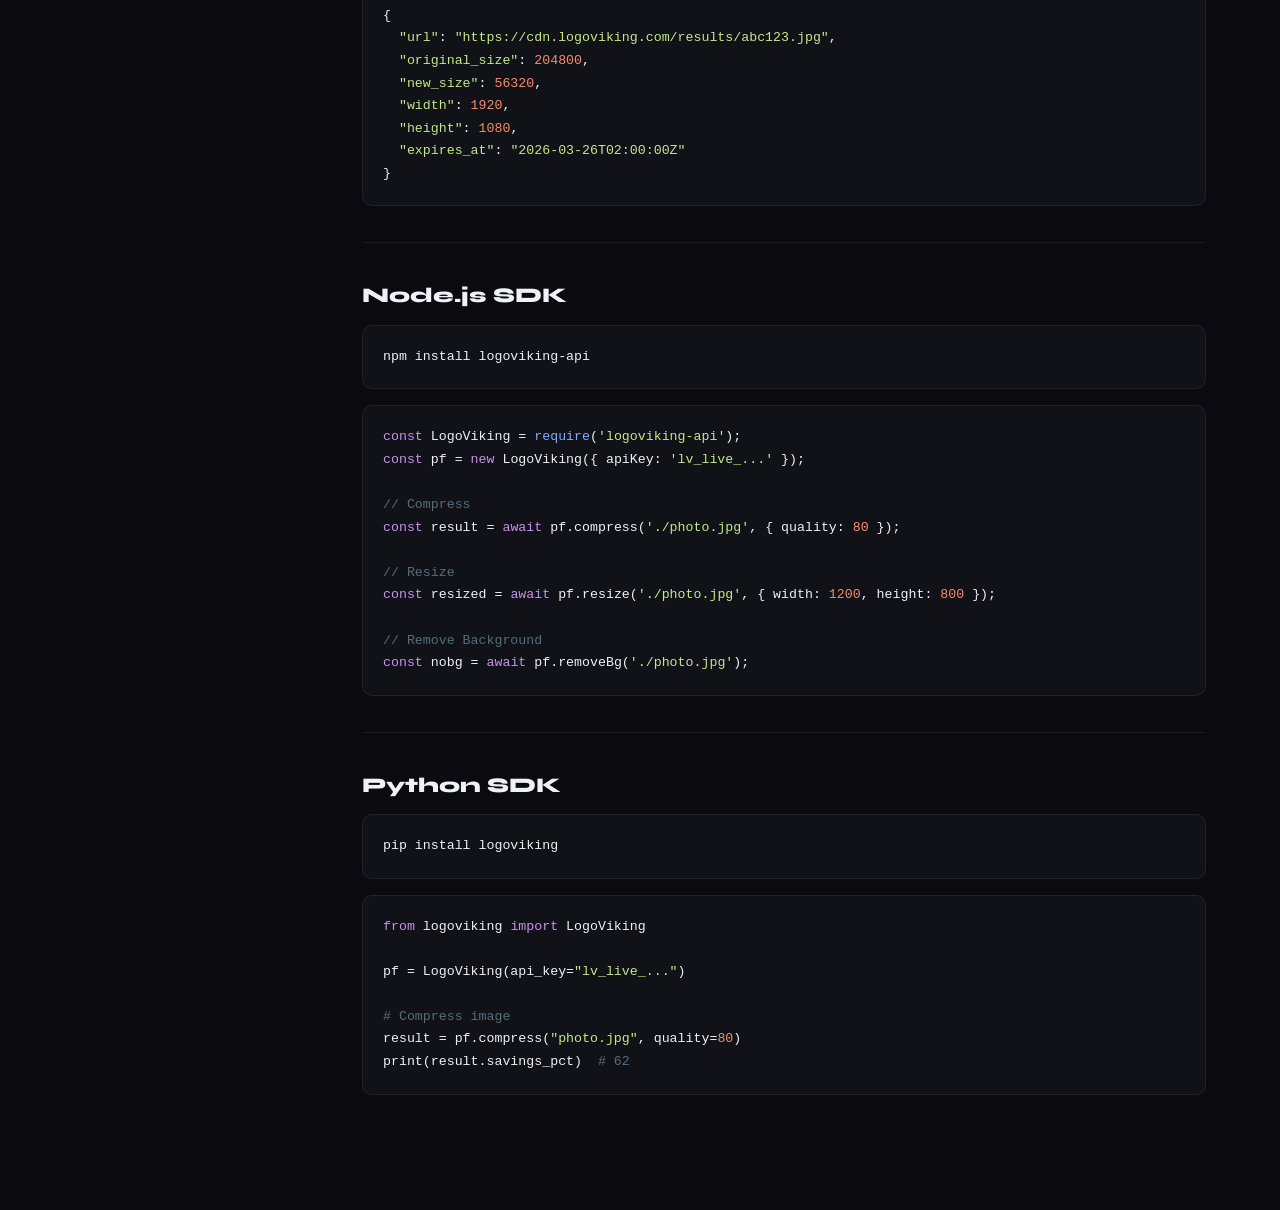
<file: api.html>
<!DOCTYPE html>
<html lang="en">
<head>
<meta charset="UTF-8">
<meta name="viewport" content="width=device-width, initial-scale=1.0">
<title>API Docs — Logo Viking</title>
<link rel="preconnect" href="https://fonts.googleapis.com">
<link href="https://fonts.googleapis.com/css2?family=Syne:wght@400;600;700;800&family=DM+Sans:wght@300;400;500&display=swap" rel="stylesheet">
<link rel="stylesheet" href="style.css">
<style>
.api-page { padding-top: calc(var(--nav-h) + 60px); padding-bottom: 100px; }
.api-layout { display:grid; grid-template-columns:240px 1fr; gap:48px; align-items:flex-start; }
.api-sidebar { position:sticky; top:calc(var(--nav-h) + 20px); }
.api-sidebar h4 { font-size:0.75rem; text-transform:uppercase; letter-spacing:0.1em; color:var(--text2); margin-bottom:12px; font-family:var(--font-head); }
.api-sidebar a { display:block; padding:6px 0; font-size:0.88rem; color:var(--text2); transition:color 0.2s; border-left:2px solid transparent; padding-left:12px; margin-left:-12px; }
.api-sidebar a:hover, .api-sidebar a.active { color:var(--accent2); border-left-color:var(--accent2); }
.api-content h1 { font-family:var(--font-head); font-size:2.2rem; font-weight:800; margin-bottom:12px; }
.api-content h2 { font-family:var(--font-head); font-size:1.3rem; font-weight:800; margin:36px 0 12px; padding-top:36px; border-top:1px solid var(--border); }
.api-content p { color:var(--text2); margin-bottom:16px; line-height:1.7; }
.api-content pre { background:var(--bg2); border:1px solid var(--border); border-radius:10px; padding:20px; overflow-x:auto; font-size:0.83rem; line-height:1.7; margin-bottom:16px; }
.endpoint { background:var(--bg2); border:1px solid var(--border); border-radius:10px; padding:20px; margin-bottom:16px; }
.endpoint-method { display:inline-block; padding:3px 10px; border-radius:6px; font-size:0.72rem; font-weight:700; margin-right:10px; }
.method-post { background:rgba(16,185,129,0.15); color:#10b981; }
.method-get { background:rgba(59,130,246,0.15); color:#3b82f6; }
.endpoint-path { font-family:monospace; font-size:0.9rem; }
.endpoint-desc { font-size:0.85rem; color:var(--text2); margin-top:8px; }
.param-table { width:100%; border-collapse:collapse; font-size:0.85rem; }
.param-table th { text-align:left; padding:8px 12px; border-bottom:2px solid var(--border); color:var(--text2); font-size:0.75rem; text-transform:uppercase; letter-spacing:0.06em; }
.param-table td { padding:10px 12px; border-bottom:1px solid var(--border); }
.param-name { font-family:monospace; color:var(--accent2); }
.param-type { color:var(--orange); font-size:0.78rem; }
.param-req { color:var(--red); font-size:0.72rem; font-weight:700; }
@media(max-width:768px){.api-layout{grid-template-columns:1fr}.api-sidebar{display:none}}
</style>
</head>
<body>
<nav class="nav" id="nav">
  <div class="nav-inner">
    <a href="index.html" class="logo"><span class="logo-icon">⚔</span><span>Logo<strong>Viking</strong></span></a>
    <div class="nav-actions" style="margin-left:auto">
      <button class="theme-toggle" id="themeToggle">☀</button>
      <a href="login.html" class="btn-ghost">Log in</a>
      <a href="register.html" class="btn-primary">Sign up free</a>
    </div>
  </div>
</nav>
<main class="api-page">
  <div class="container">
    <div class="api-layout">
      <aside class="api-sidebar">
        <h4>Getting Started</h4>
        <a href="#intro" class="active">Introduction</a>
        <a href="#auth">Authentication</a>
        <a href="#errors">Errors</a>
        <h4 style="margin-top:20px">Endpoints</h4>
        <a href="#compress">Compress</a>
        <a href="#resize">Resize</a>
        <a href="#convert">Convert</a>
        <a href="#removebg">Remove BG</a>
        <a href="#upscale">Upscale</a>
        <h4 style="margin-top:20px">SDKs</h4>
        <a href="#nodejs">Node.js</a>
        <a href="#python">Python</a>
        <a href="#php">PHP</a>
      </aside>
      <div class="api-content">
        <h1 id="intro">Logo Viking API</h1>
        <p>The Logo Viking API lets you integrate all 16 image processing tools into your applications. Built on REST with JSON responses. Available on Pro and Business plans.</p>
        
        <div style="background:rgba(124,58,237,0.08);border:1px solid rgba(124,58,237,0.2);border-radius:10px;padding:16px;margin-bottom:24px;font-size:0.88rem">
          🔑 Base URL: <code style="color:var(--accent2)">https://api.logoviking.com/v1</code>
        </div>

        <h2 id="auth">Authentication</h2>
        <p>Authenticate by passing your API key in the Authorization header of every request.</p>
        <pre><code><span class="c-comment"># Include in all requests</span>
Authorization: Bearer <span class="c-str">lv_live_your_api_key_here</span></code></pre>
        <p>Find your API key in your <a href="login.html" style="color:var(--accent2)">account dashboard</a> under Settings → API.</p>

        <h2 id="compress">Compress Image</h2>
        <div class="endpoint">
          <span class="endpoint-method method-post">POST</span>
          <span class="endpoint-path">/compress</span>
          <div class="endpoint-desc">Compress an image while maintaining visual quality.</div>
        </div>
        <table class="param-table">
          <thead><tr><th>Parameter</th><th>Type</th><th>Required</th><th>Description</th></tr></thead>
          <tbody>
            <tr><td class="param-name">file</td><td class="param-type">File</td><td class="param-req">Required</td><td>Image file (max 200MB on Pro)</td></tr>
            <tr><td class="param-name">quality</td><td class="param-type">Integer</td><td>Optional</td><td>Quality 1-100 (default: 80)</td></tr>
            <tr><td class="param-name">output_format</td><td class="param-type">String</td><td>Optional</td><td>jpeg, png, webp (default: original)</td></tr>
          </tbody>
        </table>
        <pre><code><span class="c-key">const</span> formData = <span class="c-key">new</span> FormData();
formData.append(<span class="c-str">'file'</span>, imageFile);
formData.append(<span class="c-str">'quality'</span>, <span class="c-num">80</span>);
formData.append(<span class="c-str">'output_format'</span>, <span class="c-str">'webp'</span>);

<span class="c-key">const</span> response = <span class="c-key">await</span> fetch(<span class="c-str">'https://api.logoviking.com/v1/compress'</span>, {
  method: <span class="c-str">'POST'</span>,
  headers: { Authorization: <span class="c-str">'Bearer YOUR_KEY'</span> },
  body: formData
});

<span class="c-key">const</span> { url, original_size, compressed_size, savings_pct } = <span class="c-key">await</span> response.json();</code></pre>

        <h2 id="resize">Resize Image</h2>
        <div class="endpoint">
          <span class="endpoint-method method-post">POST</span>
          <span class="endpoint-path">/resize</span>
          <div class="endpoint-desc">Resize an image to specified dimensions.</div>
        </div>
        <pre><code><span class="c-comment">// Example response</span>
{
  <span class="c-str">"url"</span>: <span class="c-str">"https://cdn.logoviking.com/results/abc123.jpg"</span>,
  <span class="c-str">"original_size"</span>: <span class="c-num">204800</span>,
  <span class="c-str">"new_size"</span>: <span class="c-num">56320</span>,
  <span class="c-str">"width"</span>: <span class="c-num">1920</span>,
  <span class="c-str">"height"</span>: <span class="c-num">1080</span>,
  <span class="c-str">"expires_at"</span>: <span class="c-str">"2026-03-26T02:00:00Z"</span>
}</code></pre>

        <h2 id="nodejs">Node.js SDK</h2>
        <pre><code>npm install logoviking-api</code></pre>
        <pre><code><span class="c-key">const</span> LogoViking = <span class="c-fn">require</span>(<span class="c-str">'logoviking-api'</span>);
<span class="c-key">const</span> pf = <span class="c-key">new</span> LogoViking({ apiKey: <span class="c-str">'lv_live_...'</span> });

<span class="c-comment">// Compress</span>
<span class="c-key">const</span> result = <span class="c-key">await</span> pf.compress(<span class="c-str">'./photo.jpg'</span>, { quality: <span class="c-num">80</span> });

<span class="c-comment">// Resize</span>
<span class="c-key">const</span> resized = <span class="c-key">await</span> pf.resize(<span class="c-str">'./photo.jpg'</span>, { width: <span class="c-num">1200</span>, height: <span class="c-num">800</span> });

<span class="c-comment">// Remove Background</span>
<span class="c-key">const</span> nobg = <span class="c-key">await</span> pf.removeBg(<span class="c-str">'./photo.jpg'</span>);</code></pre>

        <h2 id="python">Python SDK</h2>
        <pre><code>pip install logoviking</code></pre>
        <pre><code><span class="c-key">from</span> logoviking <span class="c-key">import</span> LogoViking

pf = LogoViking(api_key=<span class="c-str">"lv_live_..."</span>)

<span class="c-comment"># Compress image</span>
result = pf.compress(<span class="c-str">"photo.jpg"</span>, quality=<span class="c-num">80</span>)
print(result.savings_pct)  <span class="c-comment"># 62</span></code></pre>
      </div>
    </div>
  </div>
</main>
<script src="app.js"></script>
</body>
</html>
</file>
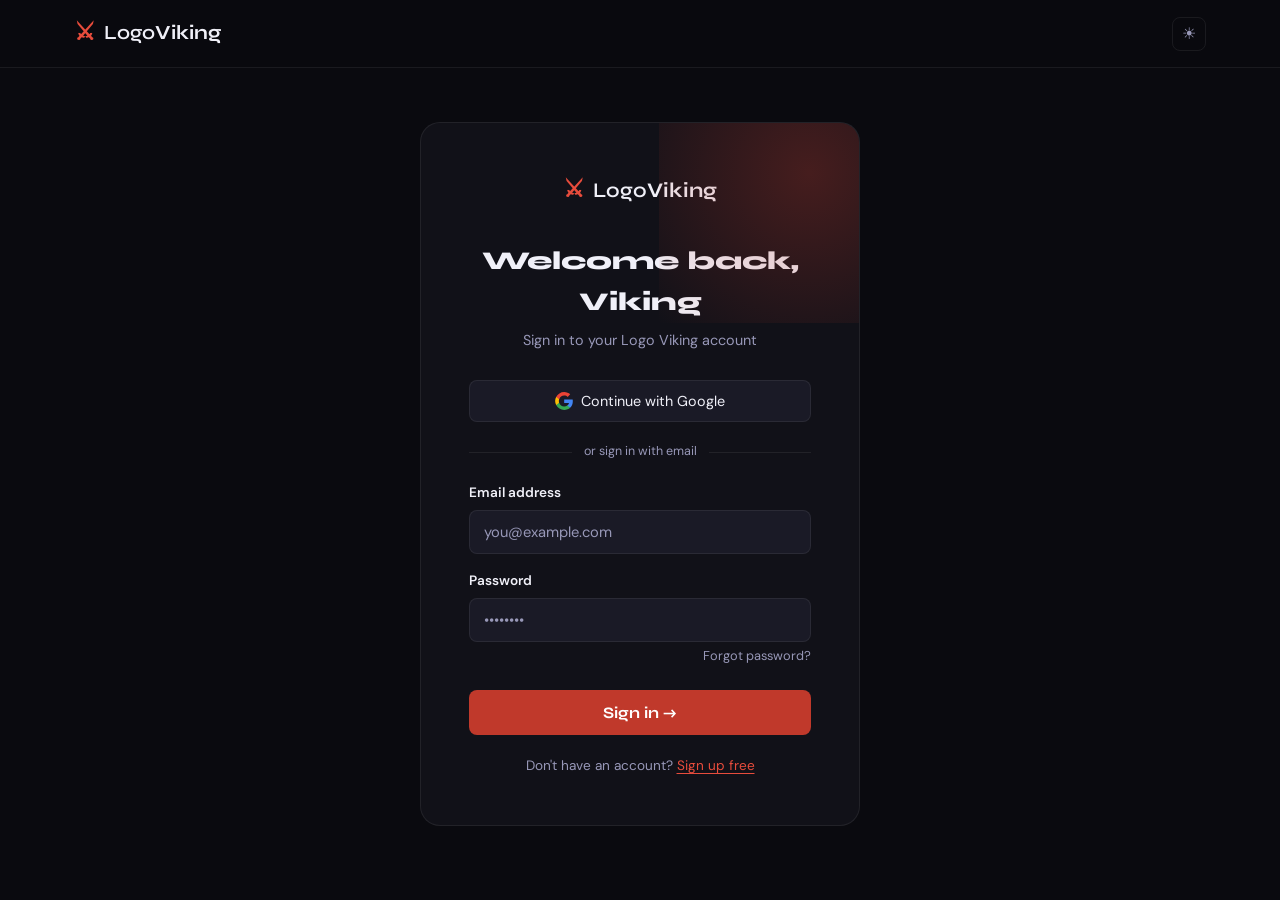
<file: login.html>
<!DOCTYPE html>
<html lang="en">
<head>
<meta charset="UTF-8">
<meta name="viewport" content="width=device-width, initial-scale=1.0">
<title>Login — Logo Viking</title>
<link rel="preconnect" href="https://fonts.googleapis.com">
<link href="https://fonts.googleapis.com/css2?family=Syne:wght@400;600;700;800&family=DM+Sans:wght@300;400;500&display=swap" rel="stylesheet">
<link rel="stylesheet" href="style.css">
<style>
.auth-page { min-height:100vh; display:flex; align-items:center; justify-content:center; padding: calc(var(--nav-h) + 40px) 20px 60px; }
.auth-card { background:var(--bg2); border:1px solid var(--border); border-radius:20px; padding:48px; width:100%; max-width:440px; position:relative; overflow:hidden; }
.auth-card::before { content:''; position:absolute; top:-100px; right:-100px; width:300px; height:300px; background:radial-gradient(circle, var(--accent-glow), transparent); pointer-events:none; }
.auth-logo { text-align:center; margin-bottom:32px; }
.auth-logo .logo { font-size:1.3rem; display:inline-flex; }
.auth-title { font-family:var(--font-head); font-size:1.6rem; font-weight:800; margin-bottom:6px; }
.auth-sub { color:var(--text2); font-size:0.9rem; margin-bottom:28px; }
.auth-card h2 { text-align:center; }
.form-group { margin-bottom:16px; }
.form-group label { display:block; font-size:0.85rem; font-weight:600; margin-bottom:6px; }
.form-group input { width:100%; padding:11px 14px; background:var(--bg3); border:1px solid var(--border); border-radius:var(--radius-sm); color:var(--text); font-family:var(--font-body); font-size:0.92rem; transition:border-color 0.2s; }
.form-group input:focus { outline:none; border-color:var(--accent); }
.form-group input::placeholder { color:var(--text2); }
.auth-divider { display:flex; align-items:center; gap:12px; margin:20px 0; }
.auth-divider::before, .auth-divider::after { content:''; flex:1; height:1px; background:var(--border); }
.auth-divider span { font-size:0.78rem; color:var(--text2); }
.oauth-btn { width:100%; padding:11px; border-radius:var(--radius-sm); border:1px solid var(--border); background:var(--bg3); color:var(--text); font-family:var(--font-body); font-size:0.9rem; cursor:pointer; margin-bottom:10px; transition:border-color 0.2s, background 0.2s; display:flex; align-items:center; justify-content:center; gap:8px; }
.oauth-btn:hover { border-color:var(--accent); background:var(--bg2); }
.auth-submit { width:100%; padding:13px; border-radius:var(--radius-sm); background:var(--accent); color:#fff; border:none; font-family:var(--font-head); font-size:1rem; font-weight:700; cursor:pointer; transition:background 0.2s; margin-top:8px; }
.auth-submit:hover { background:var(--accent2); }
.auth-footer { text-align:center; margin-top:20px; font-size:0.85rem; color:var(--text2); }
.auth-footer a { color:var(--accent2); text-decoration:underline; text-underline-offset:3px; }
.forgot { text-align:right; font-size:0.8rem; margin-top:4px; }
.forgot a { color:var(--text2); transition:color 0.2s; }
.forgot a:hover { color:var(--accent2); }
</style>
</head>
<body>
<nav class="nav" id="nav">
  <div class="nav-inner">
    <a href="index.html" class="logo"><span class="logo-icon">⚔</span><span>Logo<strong>Viking</strong></span></a>
    <div class="nav-actions" style="margin-left:auto">
      <button class="theme-toggle" id="themeToggle">☀</button>
    </div>
  </div>
</nav>
<main class="auth-page">
  <div class="auth-card">
    <div class="auth-logo">
      <a href="index.html" class="logo"><span class="logo-icon">⚔</span><span>Logo<strong>Viking</strong></span></a>
    </div>
    <h2 class="auth-title">Welcome back, Viking</h2>
    <p class="auth-sub" style="text-align:center">Sign in to your Logo Viking account</p>
    
    <button class="oauth-btn">
      <svg width="18" height="18" viewBox="0 0 24 24"><path fill="#4285F4" d="M23.745 12.27c0-.79-.07-1.54-.19-2.27h-11.3v4.51h6.47c-.29 1.48-1.14 2.73-2.4 3.58v3h3.86c2.26-2.09 3.56-5.17 3.56-8.82z"/><path fill="#34A853" d="M12.255 24c3.24 0 5.95-1.08 7.93-2.91l-3.86-3c-1.08.72-2.45 1.16-4.07 1.16-3.13 0-5.78-2.11-6.73-4.96h-3.98v3.09C3.515 21.3 7.615 24 12.255 24z"/><path fill="#FBBC05" d="M5.525 14.29c-.25-.72-.38-1.49-.38-2.29s.14-1.57.38-2.29V6.62h-3.98a11.86 11.86 0 0 0 0 10.76l3.98-3.09z"/><path fill="#EA4335" d="M12.255 4.75c1.77 0 3.35.61 4.6 1.8l3.42-3.42C18.205 1.19 15.495 0 12.255 0c-4.64 0-8.74 2.7-10.71 6.62l3.98 3.09c.95-2.85 3.6-4.96 6.73-4.96z"/></svg>
      Continue with Google
    </button>
    
    <div class="auth-divider"><span>or sign in with email</span></div>
    
    <div class="form-group">
      <label>Email address</label>
      <input type="email" placeholder="you@example.com" autocomplete="email">
    </div>
    <div class="form-group">
      <label>Password</label>
      <input type="password" placeholder="••••••••" autocomplete="current-password">
      <div class="forgot"><a href="#">Forgot password?</a></div>
    </div>
    <button class="auth-submit">Sign in →</button>
    
    <p class="auth-footer">Don't have an account? <a href="register.html">Sign up free</a></p>
  </div>
</main>
<script src="app.js"></script>
</body>
</html>
</file>
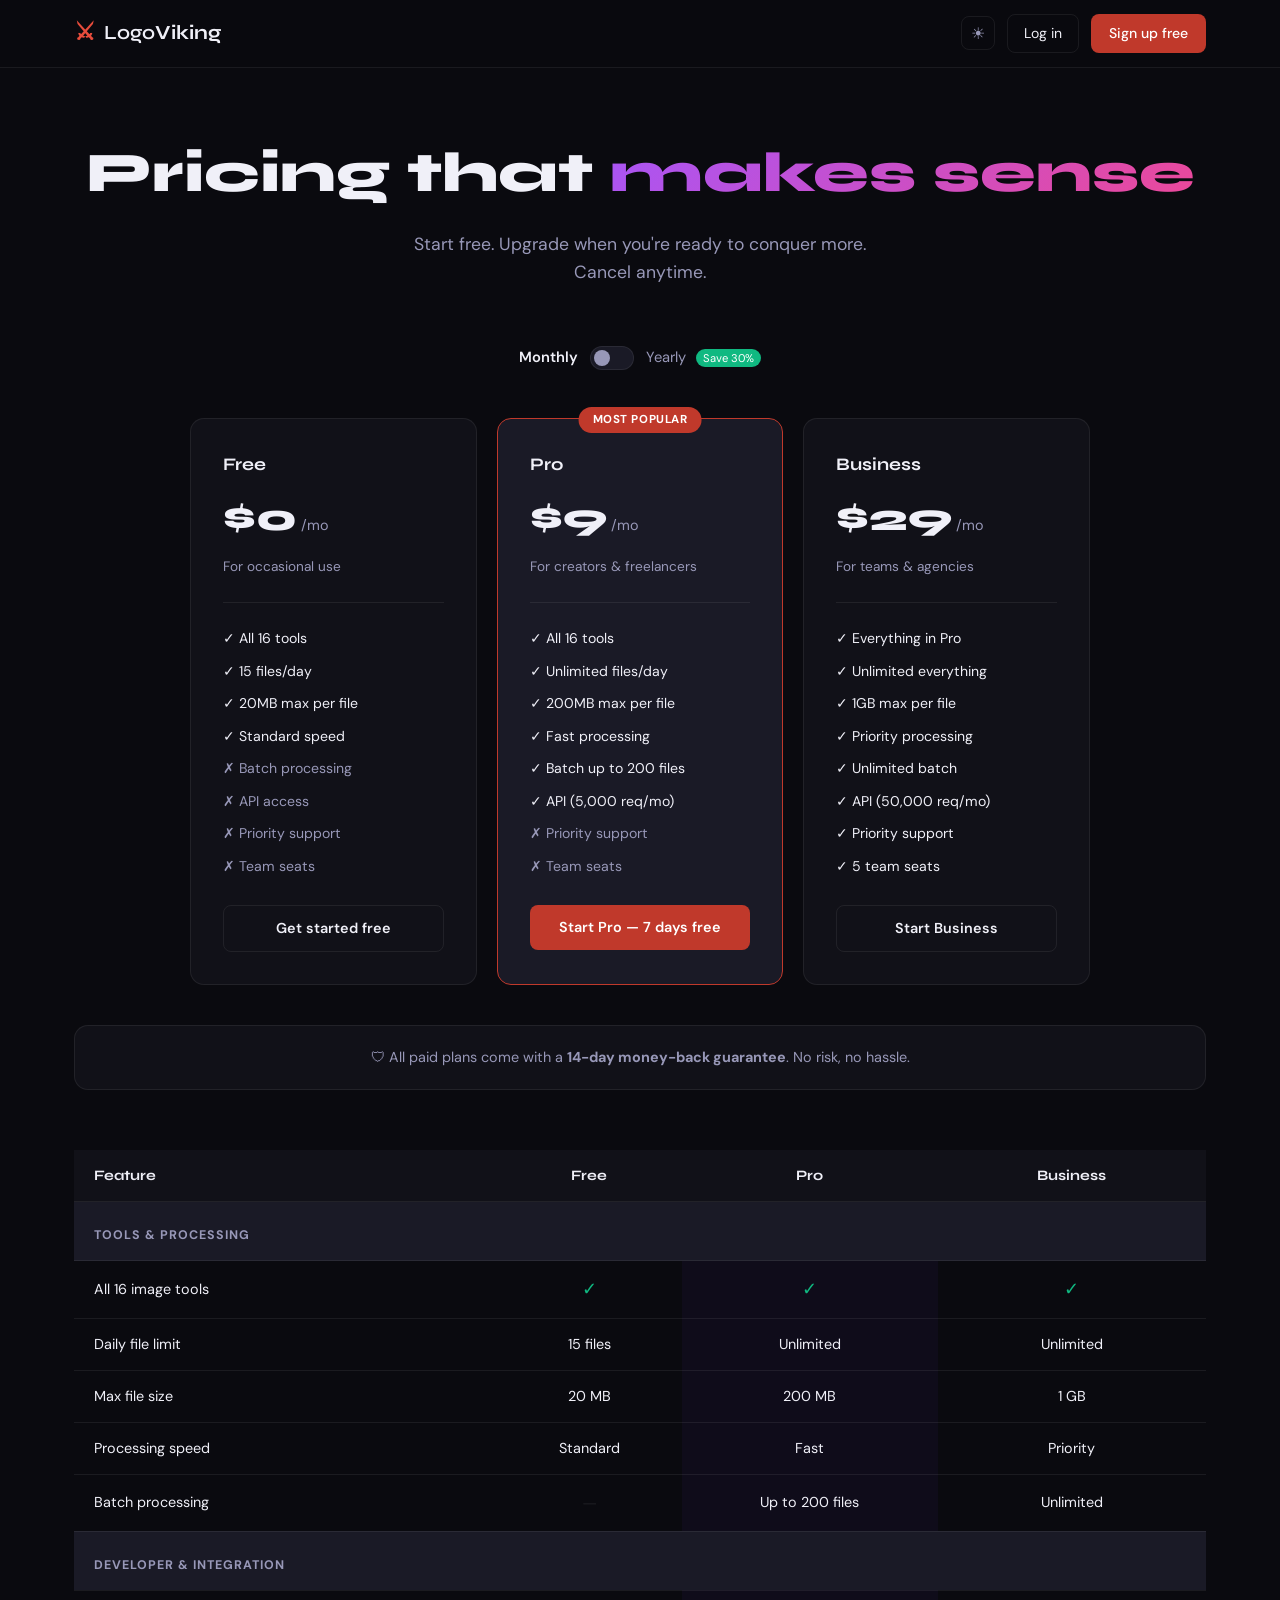
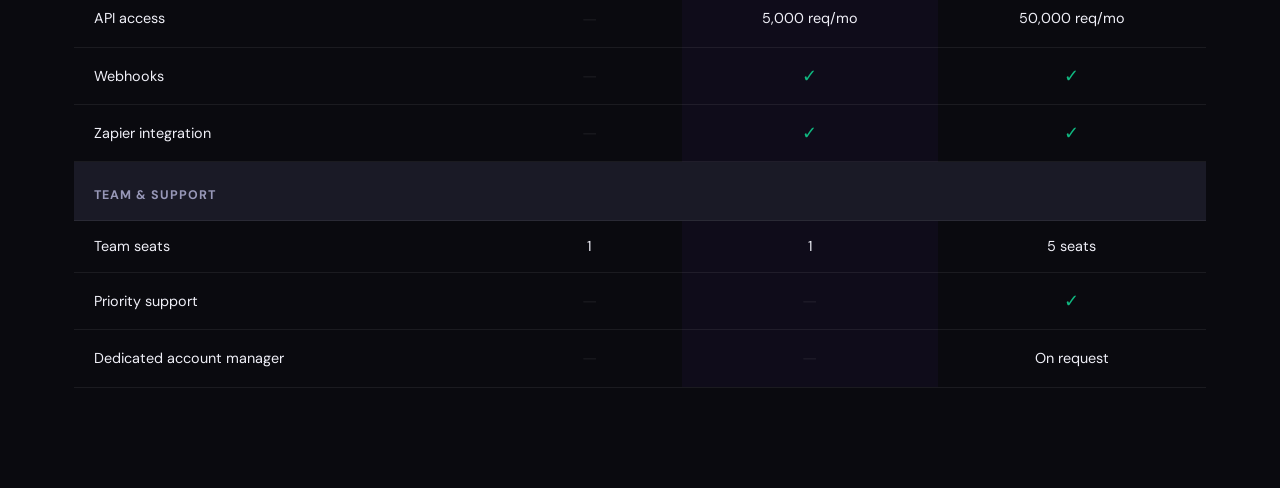
<file: pricing.html>
<!DOCTYPE html>
<html lang="en">
<head>
<meta charset="UTF-8">
<meta name="viewport" content="width=device-width, initial-scale=1.0">
<title>Pricing — Logo Viking</title>
<link rel="preconnect" href="https://fonts.googleapis.com">
<link href="https://fonts.googleapis.com/css2?family=Syne:wght@400;600;700;800&family=DM+Sans:wght@300;400;500&display=swap" rel="stylesheet">
<link rel="stylesheet" href="style.css">
<style>
.pricing-page { padding-top: calc(var(--nav-h) + 60px); padding-bottom: 100px; }
.pricing-hero { text-align:center; margin-bottom: 60px; }
.pricing-hero h1 { font-family:var(--font-head); font-size: clamp(2rem,5vw,3.5rem); font-weight:800; margin-bottom:12px; }
.pricing-hero p { color:var(--text2); font-size:1.1rem; max-width:480px; margin:0 auto; }
.compare-table { width:100%; border-collapse:collapse; margin-top:60px; }
.compare-table th, .compare-table td { padding:14px 20px; text-align:left; border-bottom:1px solid var(--border); font-size:0.9rem; }
.compare-table th { font-family:var(--font-head); font-weight:700; background:var(--bg2); }
.compare-table th:nth-child(n+2) { text-align:center; }
.compare-table td:nth-child(n+2) { text-align:center; }
.compare-table tr:hover td { background:var(--bg2); }
.cat-row td { font-weight:700; color:var(--text2); font-size:0.78rem; text-transform:uppercase; letter-spacing:0.08em; padding-top:24px; background: var(--bg3)!important; }
.yes { color:var(--green); font-size:1.1rem; }
.no { color:var(--border); font-size:1.1rem; }
.featured-col { background:rgba(124,58,237,0.05); }
.money-back { text-align:center; margin-top:40px; padding:20px; background:var(--bg2); border-radius:var(--radius); border:1px solid var(--border); color:var(--text2); font-size:0.9rem; }
</style>
</head>
<body>
<nav class="nav" id="nav">
  <div class="nav-inner">
    <a href="index.html" class="logo"><span class="logo-icon">⚔</span><span>Logo<strong>Viking</strong></span></a>
    <div class="nav-actions" style="margin-left:auto">
      <button class="theme-toggle" id="themeToggle">☀</button>
      <a href="login.html" class="btn-ghost">Log in</a>
      <a href="register.html" class="btn-primary">Sign up free</a>
    </div>
  </div>
</nav>

<main class="pricing-page">
  <div class="container">
    <div class="pricing-hero">
      <h1>Pricing that <em style="background:linear-gradient(135deg,#a855f7,#ec4899);-webkit-background-clip:text;-webkit-text-fill-color:transparent;font-style:normal">makes sense</em></h1>
      <p>Start free. Upgrade when you're ready to conquer more. Cancel anytime.</p>
    </div>

    <div class="toggle-billing">
      <span class="bill-label active" id="monthlyLabel">Monthly</span>
      <label class="toggle-switch"><input type="checkbox" id="billingToggle"><span class="slider"></span></label>
      <span class="bill-label" id="yearlyLabel">Yearly <em class="save-badge">Save 30%</em></span>
    </div>

    <div class="plans-grid">
      <div class="plan-card">
        <div class="plan-name">Free</div>
        <div class="plan-price"><span class="price-num">$0</span><span class="price-per">/mo</span></div>
        <p class="plan-desc">For occasional use</p>
        <ul class="plan-features">
          <li>✓ All 16 tools</li>
          <li>✓ 15 files/day</li>
          <li>✓ 20MB max per file</li>
          <li>✓ Standard speed</li>
          <li class="dim">✗ Batch processing</li>
          <li class="dim">✗ API access</li>
          <li class="dim">✗ Priority support</li>
          <li class="dim">✗ Team seats</li>
        </ul>
        <a href="register.html" class="plan-cta plan-cta-ghost">Get started free</a>
      </div>
      <div class="plan-card plan-featured">
        <div class="plan-popular">Most Popular</div>
        <div class="plan-name">Pro</div>
        <div class="plan-price"><span class="price-num" id="proPrice">$9</span><span class="price-per">/mo</span></div>
        <p class="plan-desc">For creators & freelancers</p>
        <ul class="plan-features">
          <li>✓ All 16 tools</li>
          <li>✓ Unlimited files/day</li>
          <li>✓ 200MB max per file</li>
          <li>✓ Fast processing</li>
          <li>✓ Batch up to 200 files</li>
          <li>✓ API (5,000 req/mo)</li>
          <li class="dim">✗ Priority support</li>
          <li class="dim">✗ Team seats</li>
        </ul>
        <a href="register.html?plan=pro" class="plan-cta">Start Pro — 7 days free</a>
      </div>
      <div class="plan-card">
        <div class="plan-name">Business</div>
        <div class="plan-price"><span class="price-num" id="bizPrice">$29</span><span class="price-per">/mo</span></div>
        <p class="plan-desc">For teams & agencies</p>
        <ul class="plan-features">
          <li>✓ Everything in Pro</li>
          <li>✓ Unlimited everything</li>
          <li>✓ 1GB max per file</li>
          <li>✓ Priority processing</li>
          <li>✓ Unlimited batch</li>
          <li>✓ API (50,000 req/mo)</li>
          <li>✓ Priority support</li>
          <li>✓ 5 team seats</li>
        </ul>
        <a href="register.html?plan=business" class="plan-cta plan-cta-ghost">Start Business</a>
      </div>
    </div>

    <div class="money-back">🛡 All paid plans come with a <strong>14-day money-back guarantee</strong>. No risk, no hassle.</div>

    <table class="compare-table">
      <thead>
        <tr>
          <th>Feature</th>
          <th>Free</th>
          <th class="featured-col">Pro</th>
          <th>Business</th>
        </tr>
      </thead>
      <tbody>
        <tr class="cat-row"><td colspan="4">Tools & Processing</td></tr>
        <tr><td>All 16 image tools</td><td><span class="yes">✓</span></td><td class="featured-col"><span class="yes">✓</span></td><td><span class="yes">✓</span></td></tr>
        <tr><td>Daily file limit</td><td>15 files</td><td class="featured-col">Unlimited</td><td>Unlimited</td></tr>
        <tr><td>Max file size</td><td>20 MB</td><td class="featured-col">200 MB</td><td>1 GB</td></tr>
        <tr><td>Processing speed</td><td>Standard</td><td class="featured-col">Fast</td><td>Priority</td></tr>
        <tr><td>Batch processing</td><td><span class="no">—</span></td><td class="featured-col">Up to 200 files</td><td>Unlimited</td></tr>
        <tr class="cat-row"><td colspan="4">Developer & Integration</td></tr>
        <tr><td>API access</td><td><span class="no">—</span></td><td class="featured-col">5,000 req/mo</td><td>50,000 req/mo</td></tr>
        <tr><td>Webhooks</td><td><span class="no">—</span></td><td class="featured-col"><span class="yes">✓</span></td><td><span class="yes">✓</span></td></tr>
        <tr><td>Zapier integration</td><td><span class="no">—</span></td><td class="featured-col"><span class="yes">✓</span></td><td><span class="yes">✓</span></td></tr>
        <tr class="cat-row"><td colspan="4">Team & Support</td></tr>
        <tr><td>Team seats</td><td>1</td><td class="featured-col">1</td><td>5 seats</td></tr>
        <tr><td>Priority support</td><td><span class="no">—</span></td><td class="featured-col"><span class="no">—</span></td><td><span class="yes">✓</span></td></tr>
        <tr><td>Dedicated account manager</td><td><span class="no">—</span></td><td class="featured-col"><span class="no">—</span></td><td>On request</td></tr>
      </tbody>
    </table>
  </div>
</main>

<script src="app.js"></script>
</body>
</html>
</file>
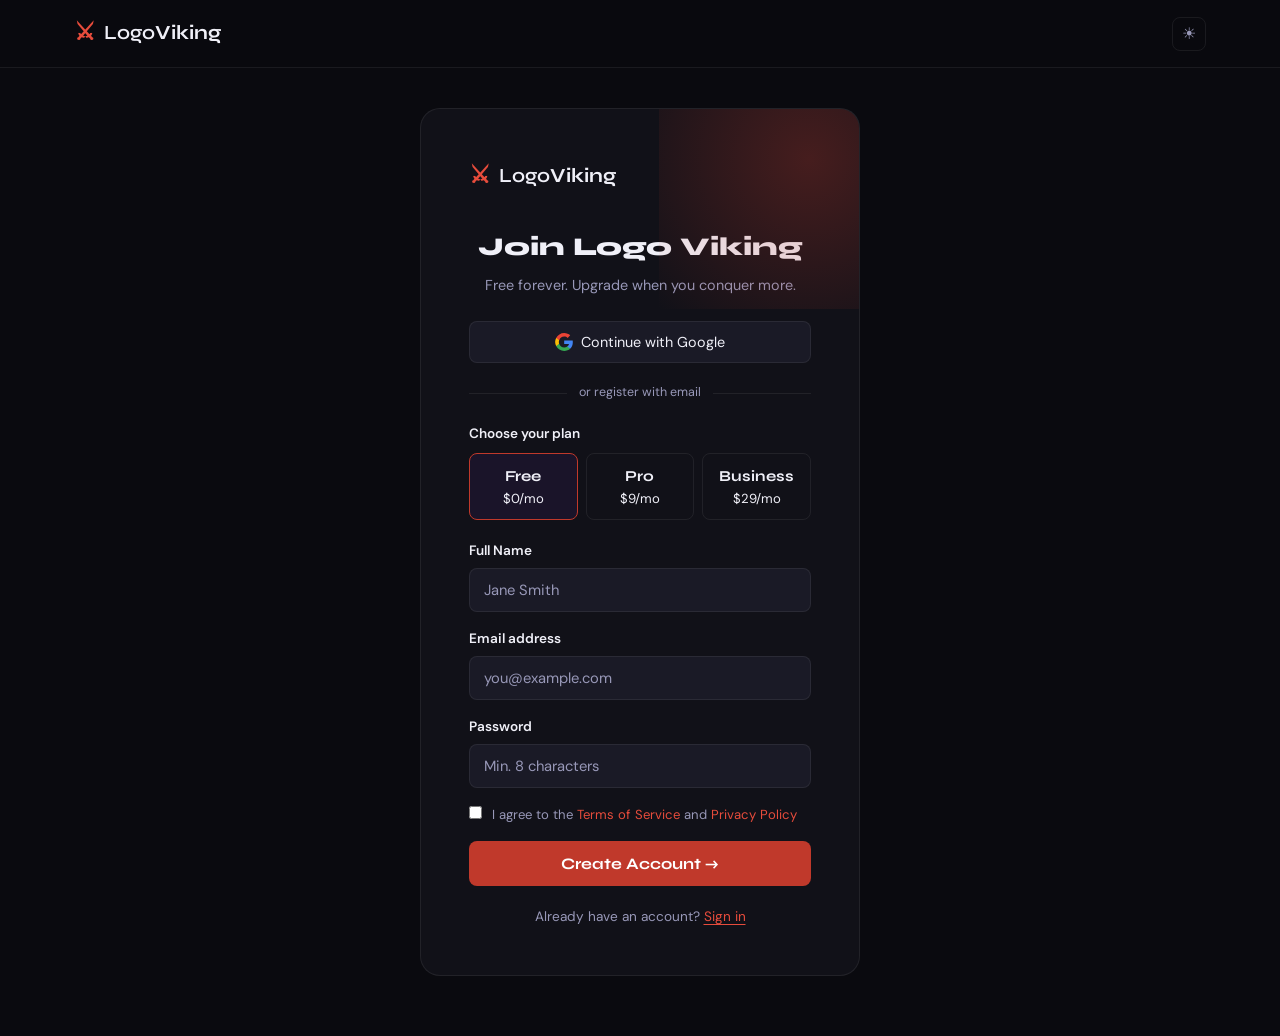
<file: register.html>
<!DOCTYPE html>
<html lang="en">
<head>
<meta charset="UTF-8">
<meta name="viewport" content="width=device-width, initial-scale=1.0">
<title>Sign Up — Logo Viking</title>
<link rel="preconnect" href="https://fonts.googleapis.com">
<link href="https://fonts.googleapis.com/css2?family=Syne:wght@400;600;700;800&family=DM+Sans:wght@300;400;500&display=swap" rel="stylesheet">
<link rel="stylesheet" href="style.css">
<style>
.auth-page { min-height:100vh; display:flex; align-items:center; justify-content:center; padding: calc(var(--nav-h) + 40px) 20px 60px; }
.auth-card { background:var(--bg2); border:1px solid var(--border); border-radius:20px; padding:48px; width:100%; max-width:440px; position:relative; overflow:hidden; }
.auth-card::before { content:''; position:absolute; top:-100px; right:-100px; width:300px; height:300px; background:radial-gradient(circle, var(--accent-glow), transparent); pointer-events:none; }
.auth-logo { text-align:center; margin-bottom:32px; }
.form-group { margin-bottom:16px; }
.form-group label { display:block; font-size:0.85rem; font-weight:600; margin-bottom:6px; }
.form-group input { width:100%; padding:11px 14px; background:var(--bg3); border:1px solid var(--border); border-radius:var(--radius-sm); color:var(--text); font-family:var(--font-body); font-size:0.92rem; transition:border-color 0.2s; }
.form-group input:focus { outline:none; border-color:var(--accent); }
.form-group input::placeholder { color:var(--text2); }
.auth-divider { display:flex; align-items:center; gap:12px; margin:20px 0; }
.auth-divider::before, .auth-divider::after { content:''; flex:1; height:1px; background:var(--border); }
.auth-divider span { font-size:0.78rem; color:var(--text2); }
.oauth-btn { width:100%; padding:11px; border-radius:var(--radius-sm); border:1px solid var(--border); background:var(--bg3); color:var(--text); font-family:var(--font-body); font-size:0.9rem; cursor:pointer; margin-bottom:10px; transition:border-color 0.2s, background 0.2s; display:flex; align-items:center; justify-content:center; gap:8px; }
.oauth-btn:hover { border-color:var(--accent); background:var(--bg2); }
.auth-submit { width:100%; padding:13px; border-radius:var(--radius-sm); background:var(--accent); color:#fff; border:none; font-family:var(--font-head); font-size:1rem; font-weight:700; cursor:pointer; transition:background 0.2s; margin-top:8px; }
.auth-submit:hover { background:var(--accent2); }
.auth-footer { text-align:center; margin-top:20px; font-size:0.85rem; color:var(--text2); }
.auth-footer a { color:var(--accent2); text-decoration:underline; text-underline-offset:3px; }
.plan-select { display:grid; grid-template-columns:1fr 1fr 1fr; gap:8px; margin-bottom:20px; }
.plan-opt { padding:10px 8px; border:1px solid var(--border); border-radius:8px; text-align:center; cursor:pointer; font-size:0.82rem; transition:border-color 0.2s, background 0.2s; }
.plan-opt.selected, .plan-opt:hover { border-color:var(--accent); background:rgba(124,58,237,0.08); }
.plan-opt strong { display:block; font-family:var(--font-head); font-size:0.95rem; }
.terms-check { display:flex; align-items:flex-start; gap:10px; font-size:0.82rem; color:var(--text2); margin-top:12px; }
.terms-check input { margin-top:2px; accent-color:var(--accent); }
.terms-check a { color:var(--accent2); }
</style>
</head>
<body>
<nav class="nav" id="nav">
  <div class="nav-inner">
    <a href="index.html" class="logo"><span class="logo-icon">⚔</span><span>Logo<strong>Viking</strong></span></a>
    <div class="nav-actions" style="margin-left:auto">
      <button class="theme-toggle" id="themeToggle">☀</button>
    </div>
  </div>
</nav>
<main class="auth-page">
  <div class="auth-card">
    <div class="auth-logo">
      <a href="index.html" class="logo"><span class="logo-icon">⚔</span><span>Logo<strong>Viking</strong></span></a>
    </div>
    <h2 style="font-family:var(--font-head);font-size:1.6rem;font-weight:800;text-align:center;margin-bottom:6px">Join Logo Viking</h2>
    <p style="color:var(--text2);font-size:0.9rem;text-align:center;margin-bottom:24px">Free forever. Upgrade when you conquer more.</p>

    <button class="oauth-btn">
      <svg width="18" height="18" viewBox="0 0 24 24"><path fill="#4285F4" d="M23.745 12.27c0-.79-.07-1.54-.19-2.27h-11.3v4.51h6.47c-.29 1.48-1.14 2.73-2.4 3.58v3h3.86c2.26-2.09 3.56-5.17 3.56-8.82z"/><path fill="#34A853" d="M12.255 24c3.24 0 5.95-1.08 7.93-2.91l-3.86-3c-1.08.72-2.45 1.16-4.07 1.16-3.13 0-5.78-2.11-6.73-4.96h-3.98v3.09C3.515 21.3 7.615 24 12.255 24z"/><path fill="#FBBC05" d="M5.525 14.29c-.25-.72-.38-1.49-.38-2.29s.14-1.57.38-2.29V6.62h-3.98a11.86 11.86 0 0 0 0 10.76l3.98-3.09z"/><path fill="#EA4335" d="M12.255 4.75c1.77 0 3.35.61 4.6 1.8l3.42-3.42C18.205 1.19 15.495 0 12.255 0c-4.64 0-8.74 2.7-10.71 6.62l3.98 3.09c.95-2.85 3.6-4.96 6.73-4.96z"/></svg>
      Continue with Google
    </button>

    <div class="auth-divider"><span>or register with email</span></div>

    <div style="margin-bottom:16px">
      <label style="font-size:0.85rem;font-weight:600;display:block;margin-bottom:8px">Choose your plan</label>
      <div class="plan-select" id="planSelect">
        <div class="plan-opt selected" data-plan="free"><strong>Free</strong>$0/mo</div>
        <div class="plan-opt" data-plan="pro"><strong>Pro</strong>$9/mo</div>
        <div class="plan-opt" data-plan="business"><strong>Business</strong>$29/mo</div>
      </div>
    </div>

    <div class="form-group">
      <label>Full Name</label>
      <input type="text" placeholder="Jane Smith" autocomplete="name">
    </div>
    <div class="form-group">
      <label>Email address</label>
      <input type="email" placeholder="you@example.com" autocomplete="email">
    </div>
    <div class="form-group">
      <label>Password</label>
      <input type="password" placeholder="Min. 8 characters" autocomplete="new-password">
    </div>

    <label class="terms-check">
      <input type="checkbox" id="termsCheck">
      <span>I agree to the <a href="#">Terms of Service</a> and <a href="#">Privacy Policy</a></span>
    </label>

    <button class="auth-submit" style="margin-top:16px">Create Account →</button>
    <p class="auth-footer">Already have an account? <a href="login.html">Sign in</a></p>
  </div>
</main>
<script src="app.js"></script>
<script>
document.querySelectorAll('.plan-opt').forEach(opt => {
  opt.addEventListener('click', () => {
    document.querySelectorAll('.plan-opt').forEach(o => o.classList.remove('selected'));
    opt.classList.add('selected');
  });
});
// Pre-select plan from URL param
const plan = new URLSearchParams(window.location.search).get('plan');
if (plan) {
  document.querySelectorAll('.plan-opt').forEach(o => o.classList.remove('selected'));
  document.querySelector(`.plan-opt[data-plan="${plan}"]`)?.classList.add('selected');
}
</script>
</body>
</html>
</file>
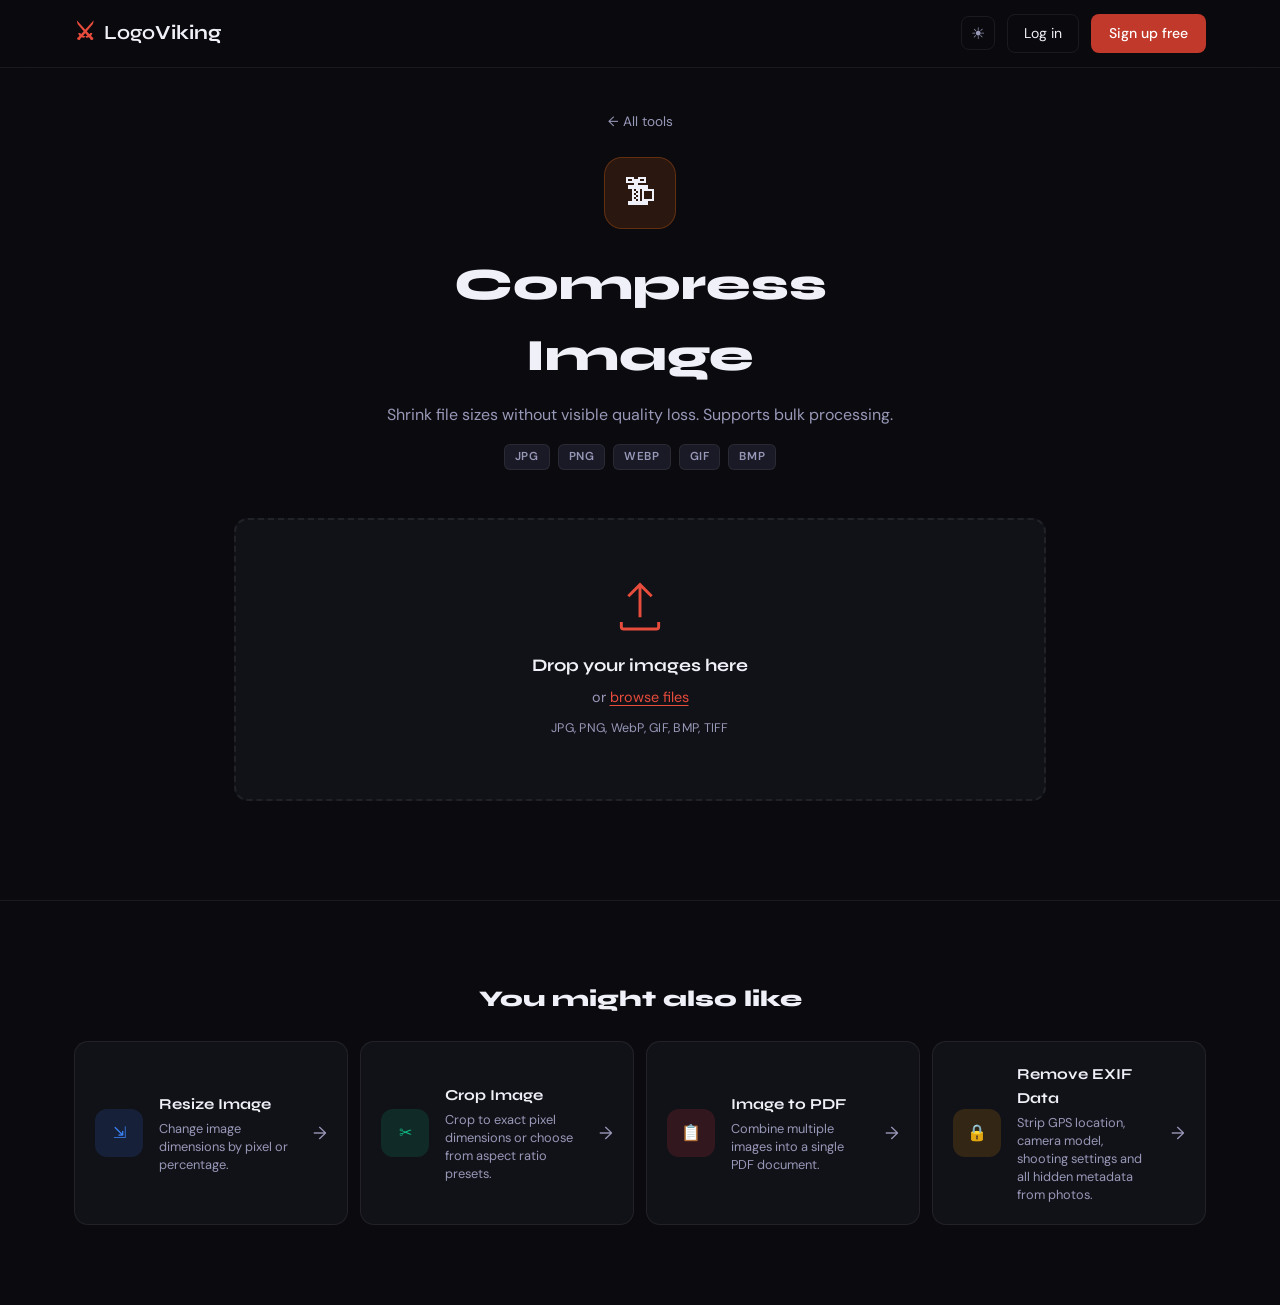
<file: tool.html>
<!DOCTYPE html>
<html lang="en">
<head>
<meta charset="UTF-8">
<meta name="viewport" content="width=device-width, initial-scale=1.0">
<title id="pageTitle">Tool — LogoViking</title>
<link rel="preconnect" href="https://fonts.googleapis.com">
<link href="https://fonts.googleapis.com/css2?family=Syne:wght@400;600;700;800&family=DM+Sans:wght@300;400;500&display=swap" rel="stylesheet">
<link rel="stylesheet" href="style.css">
<link rel="stylesheet" href="tool.css">
</head>
<body>

<!-- NAV (same as main) -->
<nav class="nav" id="nav">
  <div class="nav-inner">
    <a href="index.html" class="logo">
      <span class="logo-icon">⚔</span>
      <span>Logo<strong>Viking</strong></span>
    </a>
    <div class="nav-actions" style="margin-left:auto">
      <button class="theme-toggle" id="themeToggle">☀</button>
      <a href="login.html" class="btn-ghost">Log in</a>
      <a href="register.html" class="btn-primary">Sign up free</a>
    </div>
  </div>
</nav>

<!-- TOOL MAIN -->
<main class="tool-main">
  <div class="tool-header">
    <a href="index.html" class="back-link">← All tools</a>
    <div class="tool-hero-icon" id="toolHeroIcon"></div>
    <h1 id="toolTitle">Tool</h1>
    <p id="toolDesc" class="tool-hero-desc"></p>
    <div class="format-badges" id="formatBadges"></div>
  </div>

  <!-- DROPZONE -->
  <div class="tool-workspace" id="toolWorkspace">
    <div class="dropzone" id="dropzone">
      <div class="dz-inner" id="dzInner">
        <div class="dz-icon">
          <svg viewBox="0 0 48 48" fill="none" stroke="currentColor" stroke-width="2.5">
            <path d="M24 4v28M14 14l10-10 10 10"/>
            <path d="M8 36v4a2 2 0 002 2h28a2 2 0 002-2v-4"/>
          </svg>
        </div>
        <div class="dz-text">Drop your images here</div>
        <div class="dz-sub">or <label class="dz-browse" for="fileInput">browse files</label></div>
        <div class="dz-formats" id="dzFormats">JPG, PNG, WebP, GIF, BMP, TIFF</div>
        <input type="file" id="fileInput" multiple accept="image/*" style="display:none">
      </div>
    </div>

    <!-- SETTINGS PANEL -->
    <div class="settings-panel" id="settingsPanel" style="display:none">
      <h3>Settings</h3>
      <div id="toolSettings"></div>
    </div>

    <!-- RESULTS -->
    <div class="results-panel" id="resultsPanel" style="display:none">
      <div class="results-header">
        <h3>Results <span id="resultCount"></span></h3>
        <button class="btn-download-all" id="downloadAllBtn">⬇ Download All</button>
      </div>
      <div class="results-list" id="resultsList"></div>
    </div>
  </div>
</main>

<!-- RELATED TOOLS -->
<section class="related-tools">
  <div class="container">
    <h2>You might also like</h2>
    <div class="related-grid" id="relatedGrid"></div>
  </div>
</section>

<script src="app.js"></script>
<script src="tool.js"></script>
</body>
</html>
</file>
<file: style.css>
/* === PIXELFORGE — MAIN STYLESHEET === */

:root {
  --bg: #0a0a0f;
  --bg2: #111118;
  --bg3: #1a1a26;
  --border: rgba(255,255,255,0.07);
  --text: #f0f0f8;
  --text2: #9898b8;
  --accent: #c0392b;
  --accent2: #e74c3c;
  --accent-glow: rgba(192,57,43,0.3);
  --green: #10b981;
  --red: #ef4444;
  --orange: #f97316;
  --yellow: #f59e0b;
  --radius: 14px;
  --radius-sm: 8px;
  --shadow: 0 4px 24px rgba(0,0,0,0.4);
  --font-head: 'Syne', sans-serif;
  --font-body: 'DM Sans', sans-serif;
  --nav-h: 68px;
}

[data-theme="light"] {
  --bg: #f8f8fc;
  --bg2: #ffffff;
  --bg3: #ededf8;
  --border: rgba(0,0,0,0.08);
  --text: #0f0f1a;
  --text2: #5a5a7a;
  --accent-glow: rgba(192,57,43,0.12);
  --shadow: 0 4px 24px rgba(0,0,0,0.08);
}

*, *::before, *::after { box-sizing: border-box; margin: 0; padding: 0; }

html { scroll-behavior: smooth; }

body {
  font-family: var(--font-body);
  background: var(--bg);
  color: var(--text);
  font-size: 16px;
  line-height: 1.6;
  overflow-x: hidden;
  transition: background 0.3s, color 0.3s;
}

a { color: inherit; text-decoration: none; }
img { max-width: 100%; }

.container {
  max-width: 1180px;
  margin: 0 auto;
  padding: 0 24px;
}

/* ==== NAV ==== */
.nav {
  position: fixed;
  top: 0; left: 0; right: 0;
  height: var(--nav-h);
  background: rgba(10,10,15,0.85);
  backdrop-filter: blur(20px);
  -webkit-backdrop-filter: blur(20px);
  border-bottom: 1px solid var(--border);
  z-index: 1000;
  transition: background 0.3s;
}

[data-theme="light"] .nav {
  background: rgba(248,248,252,0.9);
}

.nav-inner {
  max-width: 1180px;
  margin: 0 auto;
  padding: 0 24px;
  height: 100%;
  display: flex;
  align-items: center;
  gap: 32px;
}

.logo {
  display: flex;
  align-items: center;
  gap: 8px;
  font-family: var(--font-head);
  font-size: 1.25rem;
  font-weight: 600;
  white-space: nowrap;
}

.logo-icon {
  font-size: 1.5rem;
  color: var(--accent2);
  
}

/* @keyframes spin-slow-disabled {
  to { transform: rotate(360deg); } */
}

.nav-links {
  display: flex;
  align-items: center;
  gap: 4px;
  flex: 1;
}

.nav-link {
  padding: 6px 14px;
  border-radius: var(--radius-sm);
  font-size: 0.9rem;
  color: var(--text2);
  transition: color 0.2s, background 0.2s;
}

.nav-link:hover { color: var(--text); background: var(--bg3); }

.nav-btn {
  background: none;
  border: none;
  cursor: pointer;
  padding: 6px 14px;
  border-radius: var(--radius-sm);
  font-family: var(--font-body);
  font-size: 0.9rem;
  color: var(--text2);
  transition: color 0.2s, background 0.2s;
}

.nav-btn:hover { color: var(--text); background: var(--bg3); }

.nav-dropdown { position: relative; }

.dropdown-panel {
  display: none;
  position: absolute;
  top: calc(100% + 12px);
  left: -20px;
  background: var(--bg2);
  border: 1px solid var(--border);
  border-radius: var(--radius);
  padding: 24px;
  display: none;
  gap: 32px;
  min-width: 680px;
  box-shadow: var(--shadow);
  animation: fadeDown 0.15s ease;
}

@keyframes fadeDown {
  from { opacity: 0; transform: translateY(-8px); }
  to { opacity: 1; transform: translateY(0); }
}

.nav-dropdown:hover .dropdown-panel { display: flex; }

.dropdown-col {
  display: flex;
  flex-direction: column;
  gap: 4px;
  min-width: 150px;
}

.dropdown-label {
  font-size: 0.72rem;
  text-transform: uppercase;
  letter-spacing: 0.1em;
  color: var(--text2);
  margin-bottom: 8px;
  font-weight: 600;
}

.dropdown-col a {
  font-size: 0.88rem;
  color: var(--text);
  padding: 5px 8px;
  border-radius: 6px;
  transition: background 0.15s, color 0.15s;
}

.dropdown-col a:hover {
  background: var(--bg3);
  color: var(--accent2);
}

.nav-actions {
  display: flex;
  align-items: center;
  gap: 12px;
  margin-left: auto;
}

.btn-ghost {
  padding: 7px 16px;
  border-radius: var(--radius-sm);
  border: 1px solid var(--border);
  font-size: 0.88rem;
  transition: border-color 0.2s, background 0.2s;
}

.btn-ghost:hover { background: var(--bg3); border-color: var(--accent); }

.btn-primary {
  padding: 8px 18px;
  border-radius: var(--radius-sm);
  background: var(--accent);
  color: #fff;
  font-size: 0.88rem;
  font-weight: 500;
  transition: background 0.2s, transform 0.1s;
  display: inline-block;
}

.btn-primary:hover { background: var(--accent2); transform: translateY(-1px); }

.theme-toggle {
  background: none;
  border: 1px solid var(--border);
  border-radius: var(--radius-sm);
  width: 34px;
  height: 34px;
  cursor: pointer;
  font-size: 1rem;
  color: var(--text2);
  transition: border-color 0.2s, color 0.2s;
  display: flex; align-items: center; justify-content: center;
}

.theme-toggle:hover { border-color: var(--accent); color: var(--accent2); }

.hamburger {
  display: none;
  background: none;
  border: 1px solid var(--border);
  border-radius: var(--radius-sm);
  width: 36px; height: 36px;
  cursor: pointer;
  font-size: 1.1rem;
  color: var(--text);
}

/* ==== HERO ==== */
.hero {
  min-height: 88vh;
  display: flex;
  align-items: center;
  padding-top: var(--nav-h);
  position: relative;
  overflow: hidden;
  text-align: center;
}

.hero-bg-grid {
  position: absolute;
  inset: 0;
  background-image: 
    linear-gradient(var(--border) 1px, transparent 1px),
    linear-gradient(90deg, var(--border) 1px, transparent 1px);
  background-size: 60px 60px;
  mask-image: radial-gradient(ellipse 80% 60% at 50% 0%, black 0%, transparent 80%);
}

.hero-orb {
  position: absolute;
  border-radius: 50%;
  filter: blur(80px);
  opacity: 0.35;
  pointer-events: none;
}

.hero-orb-1 {
  width: 600px; height: 600px;
  background: radial-gradient(circle, #c0392b, transparent);
  top: -200px; left: -100px;
  animation: float1 8s ease-in-out infinite;
}

.hero-orb-2 {
  width: 500px; height: 500px;
  background: radial-gradient(circle, #e67e22, transparent);
  top: -100px; right: -150px;
  animation: float2 10s ease-in-out infinite;
}

@keyframes float1 {
  0%, 100% { transform: translateY(0) scale(1); }
  50% { transform: translateY(30px) scale(1.05); }
}

@keyframes float2 {
  0%, 100% { transform: translateY(0) scale(1); }
  50% { transform: translateY(-30px) scale(1.08); }
}

.hero .container {
  position: relative;
  z-index: 1;
  display: flex;
  flex-direction: column;
  align-items: center;
}

.badge-pill {
  display: inline-flex;
  align-items: center;
  gap: 6px;
  padding: 6px 16px;
  border-radius: 100px;
  border: 1px solid var(--border);
  background: var(--bg2);
  font-size: 0.82rem;
  color: var(--text2);
  margin-bottom: 28px;
  animation: slideDown 0.6s ease both;
}

.hero-title {
  font-family: var(--font-head);
  font-size: clamp(2.8rem, 7vw, 5.5rem);
  font-weight: 800;
  line-height: 1.05;
  letter-spacing: -0.03em;
  margin-bottom: 24px;
  animation: slideDown 0.6s 0.1s ease both;
}

.hero-title em {
  font-style: normal;
  background: linear-gradient(135deg, #a855f7, #ec4899, #f97316);
  -webkit-background-clip: text;
  -webkit-text-fill-color: transparent;
  background-clip: text;
}

.hero-sub {
  font-size: 1.2rem;
  color: var(--text2);
  max-width: 500px;
  margin-bottom: 36px;
  animation: slideDown 0.6s 0.2s ease both;
}

.hero-cta {
  display: flex;
  gap: 12px;
  flex-wrap: wrap;
  justify-content: center;
  margin-bottom: 52px;
  animation: slideDown 0.6s 0.3s ease both;
}

.btn-hero {
  padding: 14px 28px;
  border-radius: 10px;
  background: var(--accent);
  color: #fff;
  font-weight: 600;
  font-size: 1rem;
  transition: background 0.2s, transform 0.1s, box-shadow 0.2s;
}

.btn-hero:hover {
  background: var(--accent2);
  transform: translateY(-2px);
  box-shadow: 0 8px 32px rgba(192,57,43,0.4);
}

.btn-hero-ghost {
  padding: 14px 28px;
  border-radius: 10px;
  border: 1px solid var(--border);
  font-weight: 500;
  font-size: 1rem;
  transition: border-color 0.2s, background 0.2s;
}

.btn-hero-ghost:hover { border-color: var(--accent); background: var(--bg2); }

.hero-stats {
  display: flex;
  align-items: center;
  gap: 0;
  animation: slideDown 0.6s 0.4s ease both;
  border: 1px solid var(--border);
  background: var(--bg2);
  border-radius: var(--radius);
  padding: 20px 36px;
  gap: 32px;
}

.stat { text-align: center; }
.stat strong { display: block; font-family: var(--font-head); font-size: 1.8rem; font-weight: 800; color: var(--text); }
.stat span { font-size: 0.82rem; color: var(--text2); }
.stat-divider { width: 1px; height: 40px; background: var(--border); }

@keyframes slideDown {
  from { opacity: 0; transform: translateY(-16px); }
  to { opacity: 1; transform: translateY(0); }
}

/* ==== TOOLS SECTION ==== */
.tools-section {
  padding: 100px 0;
}

.section-header {
  text-align: center;
  margin-bottom: 48px;
}

.section-header h2 {
  font-family: var(--font-head);
  font-size: clamp(1.8rem, 4vw, 2.8rem);
  font-weight: 800;
  margin-bottom: 12px;
}

.section-header p {
  color: var(--text2);
  max-width: 480px;
  margin: 0 auto;
}

.filter-tabs {
  display: flex;
  gap: 8px;
  flex-wrap: wrap;
  justify-content: center;
  margin-bottom: 40px;
}

.tab {
  padding: 8px 20px;
  border-radius: 100px;
  border: 1px solid var(--border);
  background: none;
  cursor: pointer;
  font-family: var(--font-body);
  font-size: 0.88rem;
  color: var(--text2);
  transition: all 0.2s;
}

.tab:hover { border-color: var(--accent); color: var(--text); }

.tab.active {
  background: var(--accent);
  border-color: var(--accent);
  color: #fff;
}

.tools-grid {
  display: grid;
  grid-template-columns: repeat(auto-fill, minmax(300px, 1fr));
  gap: 16px;
}

.tool-card {
  display: flex;
  align-items: center;
  gap: 16px;
  padding: 20px;
  background: var(--bg2);
  border: 1px solid var(--border);
  border-radius: var(--radius);
  cursor: pointer;
  transition: border-color 0.2s, transform 0.2s, box-shadow 0.2s, opacity 0.3s;
  position: relative;
  overflow: hidden;
}

.tool-card::before {
  content: '';
  position: absolute;
  inset: 0;
  background: linear-gradient(135deg, var(--accent-glow), transparent);
  opacity: 0;
  transition: opacity 0.3s;
}

.tool-card:hover {
  border-color: var(--accent);
  transform: translateY(-3px);
  box-shadow: 0 8px 32px rgba(0,0,0,0.3);
}

.tool-card:hover::before { opacity: 1; }

.tool-card.hidden { display: none; }

.tool-icon {
  width: 48px;
  height: 48px;
  flex-shrink: 0;
  background: color-mix(in srgb, var(--c) 15%, transparent);
  border-radius: 12px;
  display: flex;
  align-items: center;
  justify-content: center;
  color: var(--c);
  position: relative;
  z-index: 1;
}

.tool-icon svg {
  width: 22px;
  height: 22px;
}

.tool-info {
  flex: 1;
  min-width: 0;
  position: relative;
  z-index: 1;
}

.tool-info h3 {
  font-family: var(--font-head);
  font-size: 0.95rem;
  font-weight: 700;
  margin-bottom: 4px;
}

.tool-info p {
  font-size: 0.8rem;
  color: var(--text2);
  line-height: 1.4;
}

.tool-arrow {
  color: var(--text2);
  font-size: 1.1rem;
  transition: transform 0.2s, color 0.2s;
  position: relative;
  z-index: 1;
}

.tool-card:hover .tool-arrow {
  transform: translateX(4px);
  color: var(--accent2);
}

.tool-badge {
  position: absolute;
  top: 10px;
  right: 10px;
  background: var(--accent);
  color: #fff;
  font-size: 0.65rem;
  font-weight: 700;
  padding: 2px 7px;
  border-radius: 100px;
  text-transform: uppercase;
  letter-spacing: 0.05em;
  z-index: 2;
}

/* ==== WHY SECTION ==== */
.why-section {
  padding: 100px 0;
  background: var(--bg2);
  border-top: 1px solid var(--border);
  border-bottom: 1px solid var(--border);
}

.why-grid {
  display: grid;
  grid-template-columns: 1fr 1fr;
  gap: 80px;
  align-items: center;
}

.why-text h2 {
  font-family: var(--font-head);
  font-size: clamp(1.8rem, 3.5vw, 2.6rem);
  font-weight: 800;
  line-height: 1.1;
  margin-bottom: 16px;
}

.why-text p {
  color: var(--text2);
  margin-bottom: 28px;
}

.why-list {
  list-style: none;
  display: flex;
  flex-direction: column;
  gap: 12px;
  margin-bottom: 32px;
}

.why-list li {
  display: flex;
  align-items: flex-start;
  gap: 10px;
  font-size: 0.92rem;
}

.check {
  color: var(--green);
  font-weight: 700;
  flex-shrink: 0;
  margin-top: 2px;
}

.trust-badges {
  display: flex;
  gap: 10px;
  flex-wrap: wrap;
}

.trust-badge {
  padding: 6px 14px;
  border-radius: 8px;
  border: 1px solid var(--border);
  font-size: 0.8rem;
  color: var(--text2);
  background: var(--bg3);
}

/* Browser Mockup */
.browser-mockup {
  border-radius: 12px;
  overflow: hidden;
  border: 1px solid var(--border);
  box-shadow: var(--shadow);
  background: var(--bg3);
}

.browser-bar {
  background: var(--bg);
  padding: 10px 16px;
  display: flex;
  align-items: center;
  gap: 12px;
  border-bottom: 1px solid var(--border);
}

.browser-dots {
  display: flex;
  gap: 6px;
}

.browser-dots span {
  width: 10px; height: 10px;
  border-radius: 50%;
  background: var(--border);
}

.browser-dots span:nth-child(1) { background: #ef4444; }
.browser-dots span:nth-child(2) { background: #f59e0b; }
.browser-dots span:nth-child(3) { background: #10b981; }

.browser-url {
  font-size: 0.78rem;
  color: var(--text2);
  background: var(--bg2);
  padding: 4px 12px;
  border-radius: 6px;
  flex: 1;
}

.browser-body {
  padding: 28px;
  display: flex;
  flex-direction: column;
  gap: 20px;
}

.mockup-dropzone {
  border: 2px dashed var(--border);
  border-radius: 10px;
  padding: 32px;
  text-align: center;
  transition: border-color 0.2s;
}

.mockup-icon { font-size: 2rem; margin-bottom: 8px; }
.mockup-text { font-weight: 600; margin-bottom: 4px; }
.mockup-sub { font-size: 0.78rem; color: var(--text2); }

.mockup-result {
  display: flex;
  flex-direction: column;
  gap: 8px;
}

.mockup-file {
  display: flex;
  justify-content: space-between;
  align-items: center;
  padding: 10px 14px;
  background: var(--bg2);
  border-radius: 8px;
  border: 1px solid var(--border);
  font-size: 0.85rem;
}

.file-savings {
  color: var(--green);
  font-weight: 700;
  font-size: 0.8rem;
}

/* ==== PRICING ==== */
.pricing-section {
  padding: 100px 0;
}

.toggle-billing {
  display: flex;
  align-items: center;
  justify-content: center;
  gap: 12px;
  margin-bottom: 48px;
}

.bill-label {
  font-size: 0.92rem;
  color: var(--text2);
  transition: color 0.2s;
}

.bill-label.active { color: var(--text); font-weight: 600; }

.save-badge {
  background: var(--green);
  color: #fff;
  font-size: 0.7rem;
  padding: 2px 7px;
  border-radius: 100px;
  margin-left: 6px;
  font-style: normal;
}

.toggle-switch {
  position: relative;
  display: inline-block;
  width: 44px;
  height: 24px;
}

.toggle-switch input { opacity: 0; width: 0; height: 0; }

.slider {
  position: absolute;
  cursor: pointer;
  top: 0; left: 0; right: 0; bottom: 0;
  background: var(--bg3);
  border-radius: 100px;
  transition: 0.3s;
  border: 1px solid var(--border);
}

.slider::before {
  position: absolute;
  content: '';
  height: 16px; width: 16px;
  left: 3px; top: 3px;
  background: var(--text2);
  border-radius: 50%;
  transition: 0.3s;
}

input:checked + .slider { background: var(--accent); border-color: var(--accent); }
input:checked + .slider::before {
  transform: translateX(20px);
  background: #fff;
}

.plans-grid {
  display: grid;
  grid-template-columns: repeat(3, 1fr);
  gap: 20px;
  max-width: 900px;
  margin: 0 auto;
}

.plan-card {
  background: var(--bg2);
  border: 1px solid var(--border);
  border-radius: var(--radius);
  padding: 32px;
  position: relative;
  transition: border-color 0.2s, transform 0.2s;
}

.plan-card:hover { transform: translateY(-4px); }

.plan-featured {
  border-color: var(--accent);
  background: var(--bg3);
}

.plan-popular {
  position: absolute;
  top: -12px;
  left: 50%;
  transform: translateX(-50%);
  background: var(--accent);
  color: #fff;
  font-size: 0.72rem;
  font-weight: 700;
  padding: 4px 14px;
  border-radius: 100px;
  text-transform: uppercase;
  letter-spacing: 0.05em;
  white-space: nowrap;
}

.plan-name {
  font-family: var(--font-head);
  font-size: 1.1rem;
  font-weight: 700;
  margin-bottom: 8px;
}

.plan-price {
  display: flex;
  align-items: baseline;
  gap: 4px;
  margin-bottom: 8px;
}

.price-num {
  font-family: var(--font-head);
  font-size: 2.4rem;
  font-weight: 800;
}

.price-per { color: var(--text2); font-size: 0.9rem; }

.plan-desc {
  font-size: 0.85rem;
  color: var(--text2);
  margin-bottom: 24px;
  padding-bottom: 24px;
  border-bottom: 1px solid var(--border);
}

.plan-features {
  list-style: none;
  display: flex;
  flex-direction: column;
  gap: 10px;
  margin-bottom: 28px;
  font-size: 0.88rem;
}

.plan-features .dim { color: var(--text2); }

.plan-cta {
  display: block;
  text-align: center;
  padding: 11px 20px;
  border-radius: var(--radius-sm);
  font-weight: 600;
  font-size: 0.9rem;
  background: var(--accent);
  color: #fff;
  transition: background 0.2s, transform 0.1s;
}

.plan-cta:hover { background: var(--accent2); transform: translateY(-1px); }

.plan-cta-ghost {
  background: none;
  border: 1px solid var(--border);
  color: var(--text);
}

.plan-cta-ghost:hover {
  background: var(--bg3);
  border-color: var(--accent);
  color: var(--text);
}

/* ==== TESTIMONIALS ==== */
.testimonials-section {
  padding: 80px 0;
  background: var(--bg2);
  border-top: 1px solid var(--border);
  border-bottom: 1px solid var(--border);
  text-align: center;
}

.testimonials-section h2 {
  font-family: var(--font-head);
  font-size: clamp(1.8rem, 3vw, 2.4rem);
  font-weight: 800;
  margin-bottom: 48px;
}

.testimonials-grid {
  display: grid;
  grid-template-columns: repeat(3, 1fr);
  gap: 20px;
}

.testimonial-card {
  background: var(--bg3);
  border: 1px solid var(--border);
  border-radius: var(--radius);
  padding: 28px;
  text-align: left;
}

.stars {
  color: var(--yellow);
  margin-bottom: 12px;
  letter-spacing: 2px;
}

.testimonial-card p {
  font-size: 0.92rem;
  color: var(--text2);
  margin-bottom: 20px;
  line-height: 1.7;
}

.testimonial-author {
  display: flex;
  align-items: center;
  gap: 10px;
}

.avatar {
  width: 36px; height: 36px;
  border-radius: 50%;
  display: flex;
  align-items: center;
  justify-content: center;
  font-size: 0.75rem;
  font-weight: 700;
  color: #fff;
  flex-shrink: 0;
}

.testimonial-author div:last-child {
  display: flex;
  flex-direction: column;
}

.testimonial-author strong { font-size: 0.88rem; }
.testimonial-author span { font-size: 0.78rem; color: var(--text2); }

/* ==== API SECTION ==== */
.api-section {
  padding: 80px 0;
}

.api-card {
  background: var(--bg2);
  border: 1px solid var(--border);
  border-radius: 20px;
  padding: 52px;
  display: grid;
  grid-template-columns: 1fr 1fr;
  gap: 48px;
  align-items: center;
  position: relative;
  overflow: hidden;
}

.api-card::before {
  content: '';
  position: absolute;
  top: -100px; left: -100px;
  width: 400px; height: 400px;
  background: radial-gradient(circle, rgba(192,57,43,0.2), transparent);
  pointer-events: none;
}

.api-text h2 {
  font-family: var(--font-head);
  font-size: 1.9rem;
  font-weight: 800;
  margin-bottom: 12px;
  position: relative;
}

.api-text p {
  color: var(--text2);
  margin-bottom: 24px;
  position: relative;
}

.api-code {
  background: var(--bg);
  border-radius: 12px;
  border: 1px solid var(--border);
  overflow: hidden;
}

.code-header {
  padding: 10px 16px;
  border-bottom: 1px solid var(--border);
  font-size: 0.78rem;
  color: var(--text2);
  background: var(--bg3);
}

.api-code pre {
  padding: 20px;
  overflow-x: auto;
  font-size: 0.82rem;
  line-height: 1.7;
}

code { font-family: 'SF Mono', 'Fira Code', monospace; }

.c-key { color: #c792ea; }
.c-fn { color: #82aaff; }
.c-str { color: #c3e88d; }
.c-num { color: #f78c6c; }
.c-comment { color: #546e7a; }

/* ==== FAQ ==== */
.faq-section {
  padding: 80px 0;
  background: var(--bg2);
  border-top: 1px solid var(--border);
}

.faq-list {
  max-width: 720px;
  margin: 0 auto;
}

.faq-item {
  border-bottom: 1px solid var(--border);
}

.faq-q {
  width: 100%;
  background: none;
  border: none;
  padding: 20px 0;
  display: flex;
  justify-content: space-between;
  align-items: center;
  cursor: pointer;
  font-family: var(--font-body);
  font-size: 1rem;
  color: var(--text);
  text-align: left;
  gap: 16px;
}

.faq-q span {
  font-size: 1.4rem;
  color: var(--text2);
  transition: transform 0.3s;
  flex-shrink: 0;
}

.faq-item.open .faq-q span { transform: rotate(45deg); }

.faq-a {
  max-height: 0;
  overflow: hidden;
  transition: max-height 0.35s ease;
}

.faq-a p {
  padding: 0 0 20px;
  color: var(--text2);
  font-size: 0.92rem;
  line-height: 1.7;
}

/* ==== FOOTER ==== */
.footer {
  background: var(--bg);
  border-top: 1px solid var(--border);
  padding: 64px 0 32px;
}

.footer-grid {
  display: grid;
  grid-template-columns: 2fr 1fr 1fr 1fr;
  gap: 48px;
  margin-bottom: 48px;
}

.footer-brand .logo {
  margin-bottom: 12px;
  display: inline-flex;
}

.footer-brand p {
  font-size: 0.85rem;
  color: var(--text2);
  margin-bottom: 20px;
  max-width: 240px;
  line-height: 1.7;
}

.social-links {
  display: flex;
  gap: 10px;
}

.social-links a {
  width: 34px; height: 34px;
  display: flex;
  align-items: center;
  justify-content: center;
  border-radius: 8px;
  border: 1px solid var(--border);
  font-size: 0.95rem;
  color: var(--text2);
  transition: border-color 0.2s, color 0.2s;
}

.social-links a:hover { border-color: var(--accent); color: var(--accent2); }

.footer-col h4 {
  font-family: var(--font-head);
  font-size: 0.82rem;
  font-weight: 700;
  text-transform: uppercase;
  letter-spacing: 0.08em;
  color: var(--text);
  margin-bottom: 16px;
}

.footer-col a {
  display: block;
  font-size: 0.88rem;
  color: var(--text2);
  padding: 4px 0;
  transition: color 0.2s;
}

.footer-col a:hover { color: var(--accent2); }

.footer-bottom {
  border-top: 1px solid var(--border);
  padding-top: 24px;
  display: flex;
  justify-content: space-between;
  align-items: center;
  font-size: 0.8rem;
  color: var(--text2);
}

/* ==== RESPONSIVE ==== */
@media (max-width: 900px) {
  .nav-links { display: none; }
  .hamburger { display: flex; }
  .nav-links.open {
    display: flex;
    flex-direction: column;
    position: fixed;
    top: var(--nav-h);
    left: 0; right: 0;
    background: var(--bg2);
    padding: 20px 24px;
    border-bottom: 1px solid var(--border);
  }

  .dropdown-panel {
    position: static;
    display: none !important;
    flex-direction: column;
    min-width: auto;
  }

  .nav-dropdown:hover .dropdown-panel { display: none !important; }

  .hero-stats { flex-direction: column; gap: 16px; padding: 20px; }
  .stat-divider { width: 40px; height: 1px; }

  .why-grid { grid-template-columns: 1fr; gap: 40px; }
  .testimonials-grid { grid-template-columns: 1fr; }
  .plans-grid { grid-template-columns: 1fr; max-width: 420px; }
  .api-card { grid-template-columns: 1fr; }
  .footer-grid { grid-template-columns: 1fr 1fr; }
}

@media (max-width: 600px) {
  .hero-title { font-size: 2.4rem; }
  .tools-grid { grid-template-columns: 1fr; }
  .footer-grid { grid-template-columns: 1fr; }
  .footer-bottom { flex-direction: column; gap: 8px; text-align: center; }
  .hero-cta { flex-direction: column; align-items: center; }
  .hero-stats { display: grid; grid-template-columns: 1fr 1fr; }
}

/* Viking logo pulse */
.logo-icon {
  display: inline-block;
  animation: viking-pulse 3s ease-in-out infinite;
}

@keyframes viking-pulse {
  0%, 100% { transform: scale(1); }
  50% { transform: scale(1.15) rotate(-5deg); }
}
</file>
<file: tool.css>
/* Tool page styles */

.tool-main {
  padding-top: calc(var(--nav-h) + 40px);
  min-height: 100vh;
  padding-bottom: 80px;
}

.tool-header {
  text-align: center;
  max-width: 600px;
  margin: 0 auto 48px;
  padding: 0 24px;
}

.back-link {
  display: inline-block;
  font-size: 0.85rem;
  color: var(--text2);
  margin-bottom: 24px;
  transition: color 0.2s;
}

.back-link:hover { color: var(--accent2); }

.tool-hero-icon {
  width: 72px;
  height: 72px;
  border-radius: 18px;
  margin: 0 auto 20px;
  display: flex;
  align-items: center;
  justify-content: center;
  font-size: 2rem;
}

.tool-header h1 {
  font-family: var(--font-head);
  font-size: clamp(1.8rem, 4vw, 2.8rem);
  font-weight: 800;
  margin-bottom: 10px;
}

.tool-hero-desc {
  color: var(--text2);
  font-size: 1rem;
  margin-bottom: 16px;
}

.format-badges {
  display: flex;
  gap: 8px;
  flex-wrap: wrap;
  justify-content: center;
}

.format-badge {
  padding: 3px 10px;
  border-radius: 6px;
  background: var(--bg3);
  border: 1px solid var(--border);
  font-size: 0.72rem;
  font-weight: 600;
  color: var(--text2);
  text-transform: uppercase;
  letter-spacing: 0.05em;
}

.tool-workspace {
  max-width: 860px;
  margin: 0 auto;
  padding: 0 24px;
  display: flex;
  flex-direction: column;
  gap: 24px;
}

.dropzone {
  border: 2px dashed var(--border);
  border-radius: var(--radius);
  padding: 60px 40px;
  text-align: center;
  background: var(--bg2);
  transition: border-color 0.2s, background 0.2s;
  cursor: pointer;
}

.dropzone:hover, .dropzone.drag-over {
  border-color: var(--accent);
  background: var(--bg3);
}

.dropzone.has-files {
  padding: 20px;
  border-style: solid;
  border-color: var(--accent);
}

.dz-inner { pointer-events: none; }

.dz-icon {
  width: 56px; height: 56px;
  margin: 0 auto 16px;
  color: var(--accent2);
}

.dz-icon svg { width: 100%; height: 100%; }

.dz-text {
  font-family: var(--font-head);
  font-size: 1.1rem;
  font-weight: 700;
  margin-bottom: 6px;
}

.dz-sub {
  color: var(--text2);
  font-size: 0.9rem;
  margin-bottom: 10px;
}

.dz-browse {
  color: var(--accent2);
  cursor: pointer;
  pointer-events: all;
  text-decoration: underline;
  text-underline-offset: 3px;
}

.dz-formats {
  font-size: 0.78rem;
  color: var(--text2);
  letter-spacing: 0.02em;
}

/* Files preview inside dropzone */
.file-previews {
  display: grid;
  grid-template-columns: repeat(auto-fill, minmax(80px, 1fr));
  gap: 10px;
  margin-top: 12px;
}

.file-preview-item {
  position: relative;
  border-radius: 8px;
  overflow: hidden;
  aspect-ratio: 1;
  background: var(--bg3);
  border: 1px solid var(--border);
}

.file-preview-item img {
  width: 100%; height: 100%;
  object-fit: cover;
}

.file-preview-item .remove-file {
  position: absolute;
  top: 4px; right: 4px;
  width: 18px; height: 18px;
  background: rgba(0,0,0,0.7);
  border-radius: 50%;
  border: none;
  cursor: pointer;
  color: #fff;
  font-size: 0.7rem;
  display: flex; align-items: center; justify-content: center;
  pointer-events: all;
}

/* Settings panel */
.settings-panel {
  background: var(--bg2);
  border: 1px solid var(--border);
  border-radius: var(--radius);
  padding: 28px;
}

.settings-panel h3 {
  font-family: var(--font-head);
  font-size: 1rem;
  font-weight: 700;
  margin-bottom: 20px;
}

.setting-row {
  display: flex;
  align-items: center;
  justify-content: space-between;
  gap: 20px;
  padding: 12px 0;
  border-bottom: 1px solid var(--border);
}

.setting-row:last-child { border-bottom: none; }

.setting-label {
  font-size: 0.9rem;
  font-weight: 500;
}

.setting-desc {
  font-size: 0.78rem;
  color: var(--text2);
}

.range-wrapper {
  display: flex;
  align-items: center;
  gap: 10px;
}

.range-wrapper input[type=range] {
  width: 160px;
  accent-color: var(--accent);
}

.range-value {
  min-width: 36px;
  text-align: right;
  font-size: 0.88rem;
  font-weight: 600;
  color: var(--accent2);
}

select {
  background: var(--bg3);
  border: 1px solid var(--border);
  color: var(--text);
  padding: 7px 12px;
  border-radius: var(--radius-sm);
  font-family: var(--font-body);
  font-size: 0.88rem;
  cursor: pointer;
}

select:focus { outline: none; border-color: var(--accent); }

input[type=number] {
  background: var(--bg3);
  border: 1px solid var(--border);
  color: var(--text);
  padding: 7px 10px;
  border-radius: var(--radius-sm);
  width: 100px;
  font-family: var(--font-body);
  font-size: 0.88rem;
}

input[type=number]:focus { outline: none; border-color: var(--accent); }

.process-btn {
  display: block;
  width: 100%;
  padding: 14px;
  border-radius: var(--radius-sm);
  background: var(--accent);
  color: #fff;
  border: none;
  cursor: pointer;
  font-family: var(--font-head);
  font-size: 1rem;
  font-weight: 700;
  transition: background 0.2s, transform 0.1s;
  margin-top: 20px;
}

.process-btn:hover { background: var(--accent2); transform: translateY(-1px); }
.process-btn:disabled { opacity: 0.5; cursor: not-allowed; transform: none; }

/* Progress */
.progress-bar-wrap {
  height: 6px;
  background: var(--bg3);
  border-radius: 100px;
  overflow: hidden;
  margin-top: 16px;
}

.progress-bar {
  height: 100%;
  background: linear-gradient(90deg, var(--accent), var(--accent2));
  border-radius: 100px;
  transition: width 0.3s ease;
  width: 0%;
}

/* Results */
.results-panel {
  background: var(--bg2);
  border: 1px solid var(--border);
  border-radius: var(--radius);
  padding: 24px;
}

.results-header {
  display: flex;
  justify-content: space-between;
  align-items: center;
  margin-bottom: 16px;
}

.results-header h3 {
  font-family: var(--font-head);
  font-weight: 700;
}

.results-header h3 span {
  font-size: 0.85rem;
  color: var(--text2);
  font-family: var(--font-body);
  font-weight: 400;
  margin-left: 6px;
}

.btn-download-all {
  padding: 8px 16px;
  background: var(--green);
  color: #fff;
  border: none;
  border-radius: var(--radius-sm);
  cursor: pointer;
  font-size: 0.85rem;
  font-weight: 600;
  transition: opacity 0.2s;
}

.btn-download-all:hover { opacity: 0.85; }

.results-list {
  display: flex;
  flex-direction: column;
  gap: 10px;
}

.result-item {
  display: flex;
  align-items: center;
  gap: 14px;
  padding: 12px 14px;
  background: var(--bg3);
  border-radius: var(--radius-sm);
  border: 1px solid var(--border);
  animation: slideIn 0.3s ease;
}

@keyframes slideIn {
  from { opacity: 0; transform: translateX(-10px); }
  to { opacity: 1; transform: translateX(0); }
}

.result-thumb {
  width: 48px; height: 48px;
  border-radius: 6px;
  object-fit: cover;
  background: var(--bg);
  border: 1px solid var(--border);
  flex-shrink: 0;
}

.result-info { flex: 1; min-width: 0; }
.result-name { font-size: 0.88rem; font-weight: 600; white-space: nowrap; overflow: hidden; text-overflow: ellipsis; }
.result-meta { font-size: 0.78rem; color: var(--text2); }

.result-savings {
  font-size: 0.82rem;
  font-weight: 700;
  color: var(--green);
  background: rgba(16,185,129,0.12);
  padding: 3px 8px;
  border-radius: 6px;
}

.result-savings.neutral { color: var(--accent2); background: var(--accent-glow); }

.btn-dl {
  padding: 6px 12px;
  background: var(--accent);
  color: #fff;
  border: none;
  border-radius: 6px;
  cursor: pointer;
  font-size: 0.78rem;
  font-weight: 600;
  transition: background 0.2s;
  flex-shrink: 0;
  text-decoration: none;
  display: inline-block;
}

.btn-dl:hover { background: var(--accent2); }

/* Related tools */
.related-tools {
  padding: 80px 0;
  border-top: 1px solid var(--border);
}

.related-tools h2 {
  font-family: var(--font-head);
  font-size: 1.4rem;
  font-weight: 800;
  margin-bottom: 24px;
  text-align: center;
}

.related-grid {
  display: grid;
  grid-template-columns: repeat(auto-fill, minmax(240px, 1fr));
  gap: 12px;
}

/* Watermark canvas */
#watermarkCanvas, #memeCanvas, #cropCanvas, #screenshotCanvas {
  max-width: 100%;
  border-radius: 8px;
  border: 1px solid var(--border);
  background: #000;
}

.canvas-wrap {
  display: flex;
  justify-content: center;
  margin-top: 16px;
}

/* Palette display */
.palette-grid {
  display: grid;
  grid-template-columns: repeat(auto-fill, minmax(80px, 1fr));
  gap: 10px;
  margin-top: 16px;
}

.palette-swatch {
  border-radius: 8px;
  overflow: hidden;
  border: 1px solid var(--border);
}

.swatch-color {
  height: 60px;
}

.swatch-hex {
  padding: 5px;
  font-size: 0.7rem;
  text-align: center;
  background: var(--bg2);
  cursor: pointer;
  transition: background 0.2s;
}

.swatch-hex:hover { background: var(--bg3); }

@media (max-width: 600px) {
  .settings-panel { padding: 20px; }
  .setting-row { flex-direction: column; align-items: flex-start; gap: 10px; }
  .range-wrapper input[type=range] { width: 100%; }
}
</file>
